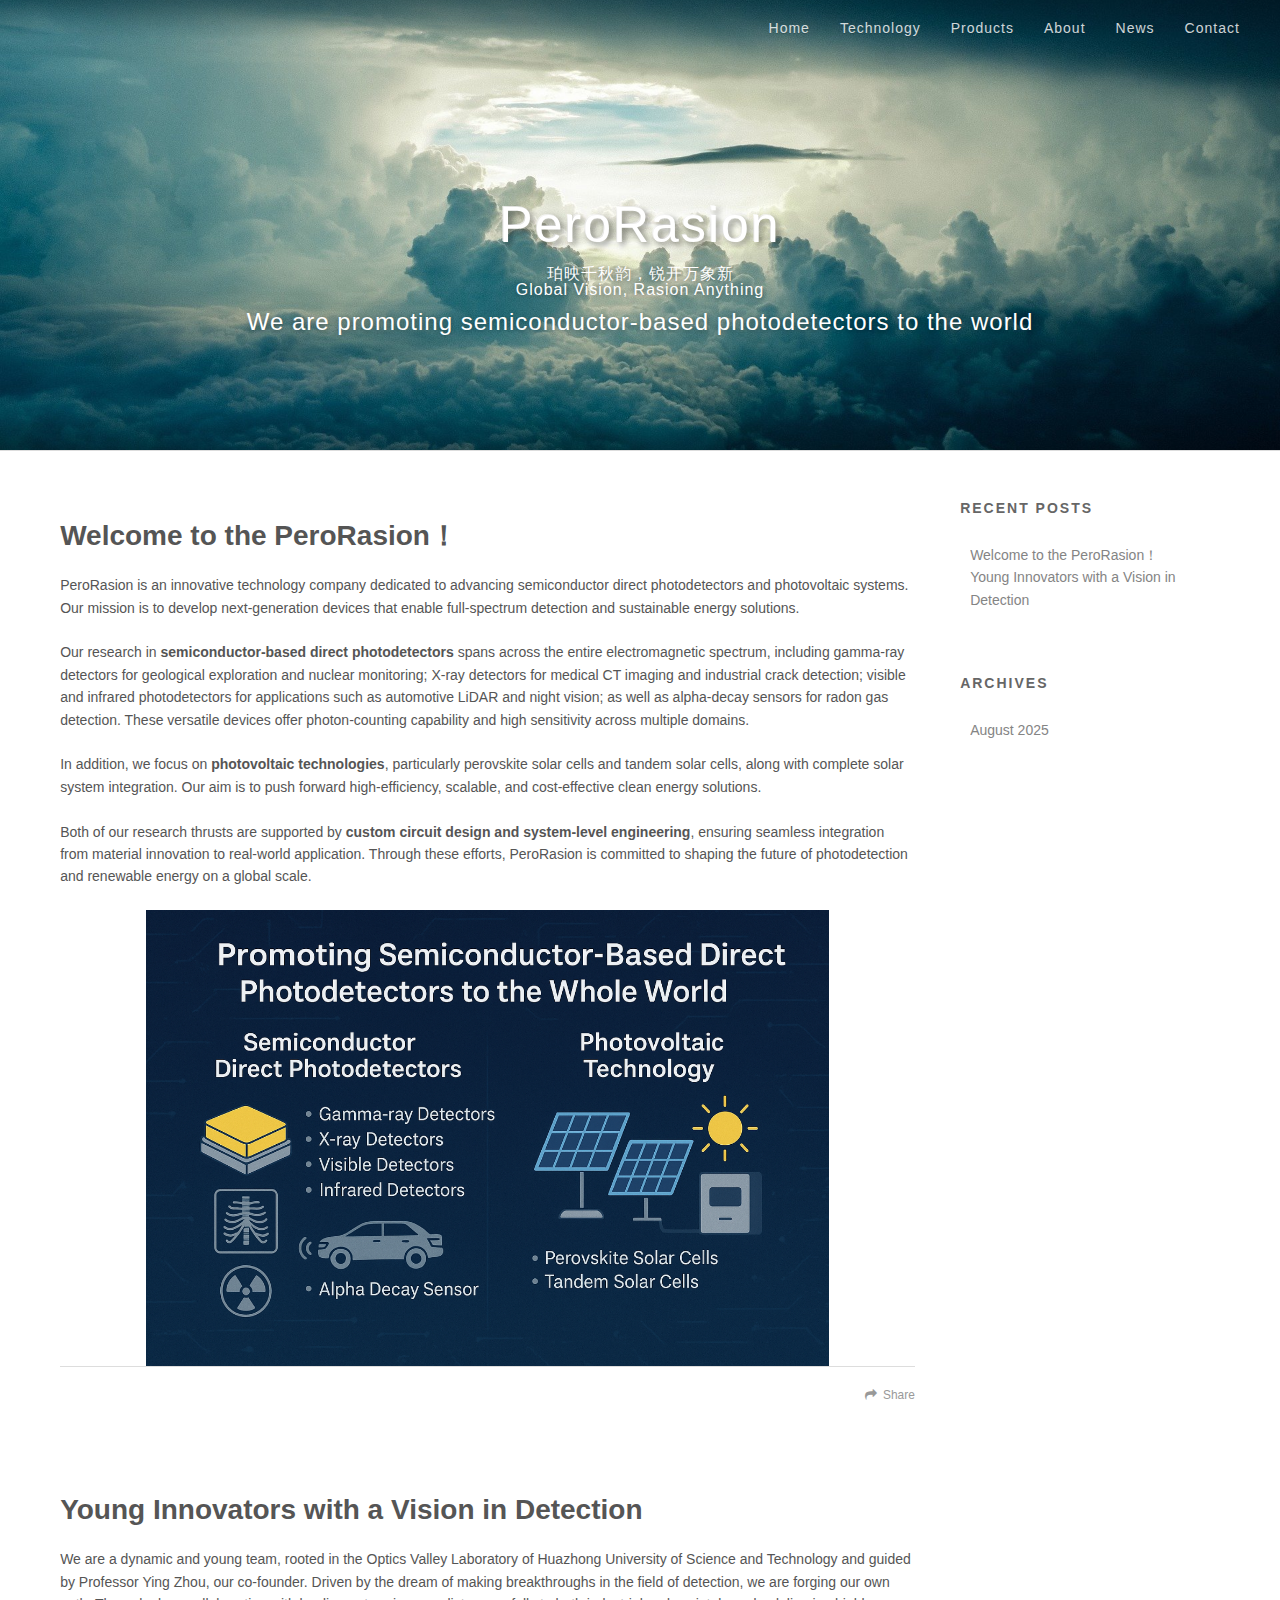
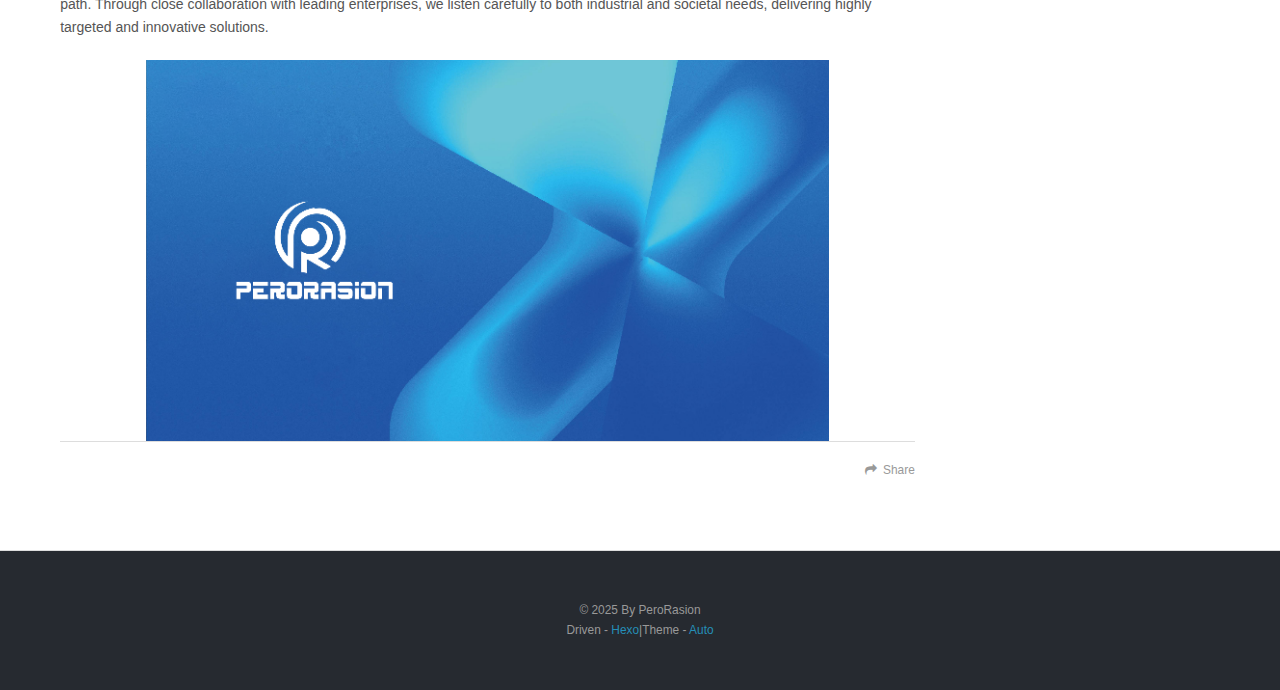
<file: index.html>
<!DOCTYPE html>
<html>
<head>
  <meta charset="utf-8">
  
  <title>PeroRasion</title>
  <meta name="viewport" content="width=device-width, initial-scale=1, shrink-to-fit=no">
  
    <link rel="shortcut icon" href="/img/logo.jpg">
  
  
<link rel="stylesheet" href="/css/style.css">

<meta name="generator" content="Hexo 7.3.0"></head>

<body>
  <div id="container">
    <div id="wrap">
      <header id="header">
  <div id="banner"></div>
  <div id="header-outer" class="outer">
    <div id="header-title" class="inner">
      <h1 id="logo-wrap">
        <a href="/" id="logo">PeroRasion</a>
      </h1>
      
        <h2 id="subtitle-wrap">
          <a href="/" id="subtitle">珀映千秋韵，锐开万象新<br>
Global Vision, Rasion Anything<br><br>
<span style="font-size: 1.5em;">We are promoting semiconductor-based photodetectors to the world</span>
</a>
        </h2>
      
    </div>
    <div id="header-inner" class="inner">
      <nav id="main-nav">
        <a id="main-nav-toggle" class="nav-icon"></a>
        
          <a class="main-nav-link" href="/">Home</a>
        
          <a class="main-nav-link" href="/technology">Technology</a>
        
          <a class="main-nav-link" href="/products">Products</a>
        
          <a class="main-nav-link" href="/about">About</a>
        
          <a class="main-nav-link" href="/news">News</a>
        
          <a class="main-nav-link" href="/contact">Contact</a>
        
      </nav>
    </div>
  </div>
</header>

      <div class="outer">
        <section id="main">
  
    <article id="post-Welcome-to-the-PeroRasion！" class="h-entry article article-type-post" itemprop="blogPost" itemscope itemtype="https://schema.org/BlogPosting">
  <!-- <div class="article-meta">
    <a href="/2025/08/30/Welcome-to-the-PeroRasion%EF%BC%81/" class="article-date">
  <time class="dt-published" datetime="2025-08-30T03:41:01.000Z" itemprop="datePublished">2025-08-30</time>
</a>
    
  </div> -->
  <div class="article-inner">
    
    
      <header class="article-header">
        
  
    <h1 itemprop="name">
      <a class="p-name article-title" href="/2025/08/30/Welcome-to-the-PeroRasion%EF%BC%81/">Welcome to the PeroRasion！</a>
    </h1>
  

      </header>
    
    <div class="e-content article-entry" itemprop="articleBody">
      
        <p>PeroRasion is an innovative technology company dedicated to advancing semiconductor direct photodetectors and photovoltaic systems. Our mission is to develop next-generation devices that enable full-spectrum detection and sustainable energy solutions.</p>
<p>Our research in <strong>semiconductor-based direct photodetectors</strong> spans across the entire electromagnetic spectrum, including gamma-ray detectors for geological exploration and nuclear monitoring; X-ray detectors for medical CT imaging and industrial crack detection; visible and infrared photodetectors for applications such as automotive LiDAR and night vision; as well as alpha-decay sensors for radon gas detection. These versatile devices offer photon-counting capability and high sensitivity across multiple domains.</p>
<p>In addition, we focus on <strong>photovoltaic technologies</strong>, particularly perovskite solar cells and tandem solar cells, along with complete solar system integration. Our aim is to push forward high-efficiency, scalable, and cost-effective clean energy solutions.</p>
<p>Both of our research thrusts are supported by <strong>custom circuit design and system-level engineering</strong>, ensuring seamless integration from material innovation to real-world application. Through these efforts, PeroRasion is committed to shaping the future of photodetection and renewable energy on a global scale.</p>
<img src="/img/banner1.png"  style="width: 80%; display: block; margin: 0 auto;" />


      
    </div>
    <footer class="article-footer">
      <a data-url="http://example.com/2025/08/30/Welcome-to-the-PeroRasion%EF%BC%81/" data-id="cmeygudu40002jsy41fx812s9" data-title="Welcome to the PeroRasion！" class="article-share-link">Share</a>
      
      
      
    </footer>
  </div>
  
</article>



  
    <article id="post-Young-Innovators-with-a-Vision-in-Detection" class="h-entry article article-type-post" itemprop="blogPost" itemscope itemtype="https://schema.org/BlogPosting">
  <!-- <div class="article-meta">
    <a href="/2025/08/30/Young-Innovators-with-a-Vision-in-Detection/" class="article-date">
  <time class="dt-published" datetime="2025-08-30T03:27:06.000Z" itemprop="datePublished">2025-08-30</time>
</a>
    
  </div> -->
  <div class="article-inner">
    
    
      <header class="article-header">
        
  
    <h1 itemprop="name">
      <a class="p-name article-title" href="/2025/08/30/Young-Innovators-with-a-Vision-in-Detection/">Young Innovators with a Vision in Detection</a>
    </h1>
  

      </header>
    
    <div class="e-content article-entry" itemprop="articleBody">
      
        <p>We are a dynamic and young team, rooted in the Optics Valley Laboratory of Huazhong University of Science and Technology and guided by Professor Ying Zhou, our co-founder. Driven by the dream of making breakthroughs in the field of detection, we are forging our own path. Through close collaboration with leading enterprises, we listen carefully to both industrial and societal needs, delivering highly targeted and innovative solutions.</p>
<img src="/img/banner2.png" style="width: 80%; display: block; margin: 0 auto;" />

      
    </div>
    <footer class="article-footer">
      <a data-url="http://example.com/2025/08/30/Young-Innovators-with-a-Vision-in-Detection/" data-id="cmeygudu60004jsy485tt9cy1" data-title="Young Innovators with a Vision in Detection" class="article-share-link">Share</a>
      
      
      
    </footer>
  </div>
  
</article>



  

</section>
        <aside id="sidebar">
  
    

  
    
  <div class="widget-wrap">
    <h3 class="widget-title">Recent Posts</h3>
    <div class="widget">
      <ul>
        
          <li>
            <a href="/2025/08/30/Welcome-to-the-PeroRasion%EF%BC%81/">Welcome to the PeroRasion！</a>
          </li>
        
          <li>
            <a href="/2025/08/30/Young-Innovators-with-a-Vision-in-Detection/">Young Innovators with a Vision in Detection</a>
          </li>
        
      </ul>
    </div>
  </div>

  
    

  
    
  <div class="widget-wrap">
    <h3 class="widget-title">Archives</h3>
    <div class="widget">
      <ul class="archive-list"><li class="archive-list-item"><a class="archive-list-link" href="/archives/2025/08/">August 2025</a></li></ul>
    </div>
  </div>

  
</aside>
      </div>
      <footer id="footer">
  
  <div class="outer">
    <div id="footer-info" class="inner">
      &copy; 2025 By PeroRasion<br>
      Driven - <a href="https://hexo.io/" target="_blank">Hexo</a>|Theme - <a href="https://github.com/autoload/hexo-theme-auto" target="_blank">Auto</a>
    </div>
  </div>
</footer>
    </div>
    <nav id="mobile-nav">
  
    <a href="/" class="mobile-nav-link">Home</a>
  
    <a href="/technology" class="mobile-nav-link">Technology</a>
  
    <a href="/products" class="mobile-nav-link">Products</a>
  
    <a href="/about" class="mobile-nav-link">About</a>
  
    <a href="/news" class="mobile-nav-link">News</a>
  
    <a href="/contact" class="mobile-nav-link">Contact</a>
  
</nav>
    


<script src="/js/jquery-3.4.1.min.js"></script>


<script src="/js/script.js"></script>




  </div>
</body>
</html>
</file>
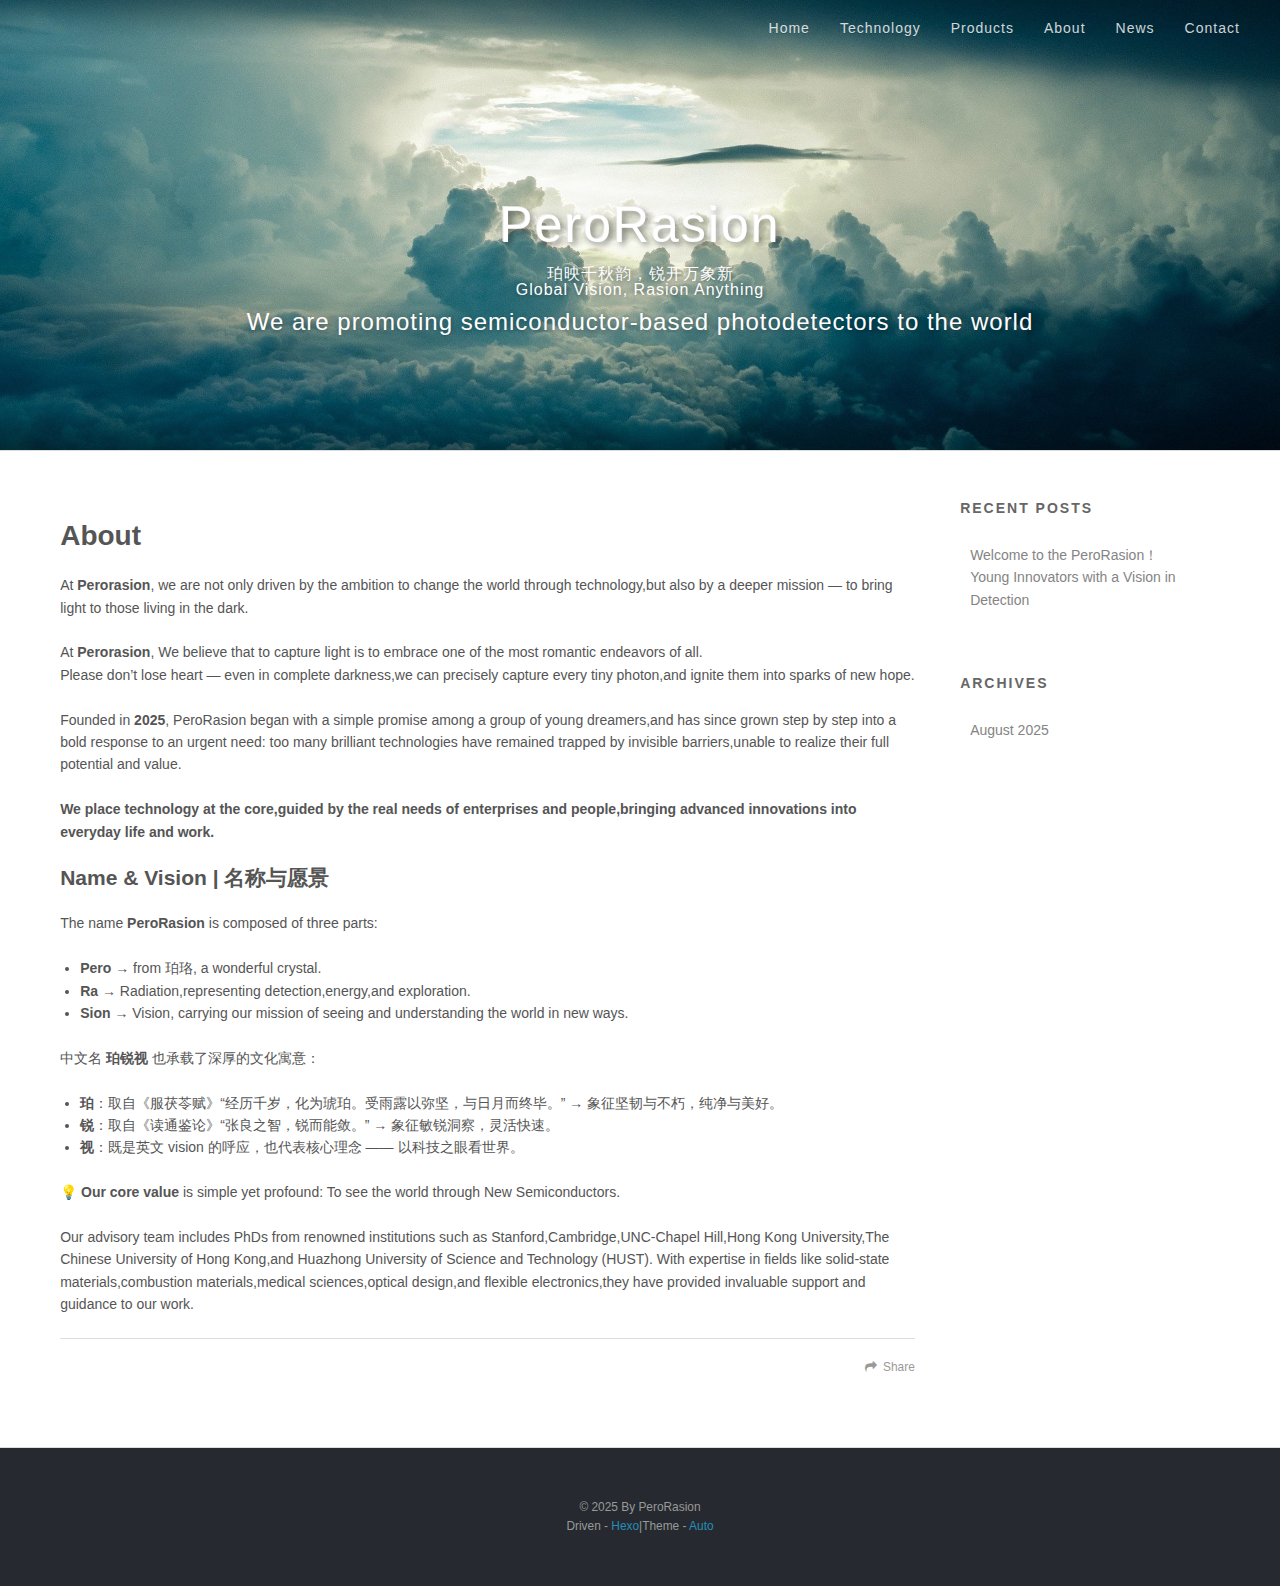
<file: about/index.html>
<!DOCTYPE html>
<html>
<head>
  <meta charset="utf-8">
  
  <title>About | PeroRasion</title>
  <meta name="viewport" content="width=device-width, initial-scale=1, shrink-to-fit=no">
  
    <link rel="shortcut icon" href="/img/logo.jpg">
  
  
<link rel="stylesheet" href="/css/style.css">

<meta name="generator" content="Hexo 7.3.0"></head>

<body>
  <div id="container">
    <div id="wrap">
      <header id="header">
  <div id="banner"></div>
  <div id="header-outer" class="outer">
    <div id="header-title" class="inner">
      <h1 id="logo-wrap">
        <a href="/" id="logo">PeroRasion</a>
      </h1>
      
        <h2 id="subtitle-wrap">
          <a href="/" id="subtitle">珀映千秋韵，锐开万象新<br>
Global Vision, Rasion Anything<br><br>
<span style="font-size: 1.5em;">We are promoting semiconductor-based photodetectors to the world</span>
</a>
        </h2>
      
    </div>
    <div id="header-inner" class="inner">
      <nav id="main-nav">
        <a id="main-nav-toggle" class="nav-icon"></a>
        
          <a class="main-nav-link" href="/">Home</a>
        
          <a class="main-nav-link" href="/technology">Technology</a>
        
          <a class="main-nav-link" href="/products">Products</a>
        
          <a class="main-nav-link" href="/about">About</a>
        
          <a class="main-nav-link" href="/news">News</a>
        
          <a class="main-nav-link" href="/contact">Contact</a>
        
      </nav>
    </div>
  </div>
</header>

      <div class="outer">
        <section id="main"><article id="page-" class="h-entry article article-type-page" itemprop="blogPost" itemscope itemtype="https://schema.org/BlogPosting">
  <!-- <div class="article-meta">
    <a href="/about/index.html" class="article-date">
  <time class="dt-published" datetime="2025-08-30T03:54:06.000Z" itemprop="datePublished">2025-08-30</time>
</a>
    
  </div> -->
  <div class="article-inner">
    
    
      <header class="article-header">
        
  
    <h1 class="p-name article-title" itemprop="headline name">
      About
    </h1>
  

      </header>
    
    <div class="e-content article-entry" itemprop="articleBody">
      
        <p>At <strong>Perorasion</strong>, we are not only driven by the ambition to change the world through technology,but also by a deeper mission — to bring light to those living in the dark.</p>
<p>At <strong>Perorasion</strong>, We believe that to capture light is to embrace one of the most romantic endeavors of all.<br>Please don’t lose heart — even in complete darkness,we can precisely capture every tiny photon,and ignite them into sparks of new hope.</p>
<p>Founded in <strong>2025</strong>, PeroRasion began with a simple promise among a group of young dreamers,and has since grown step by step into a bold response to an urgent need: too many brilliant technologies have remained trapped by invisible barriers,unable to realize their full potential and value.</p>
<p><strong>We place technology at the core,guided by the real needs of enterprises and people,bringing advanced innovations into everyday life and work.</strong></p>
<h2 id="Name-Vision-名称与愿景"><a href="#Name-Vision-名称与愿景" class="headerlink" title="Name &amp; Vision | 名称与愿景"></a>Name &amp; Vision | 名称与愿景</h2><p>The name <strong>PeroRasion</strong> is composed of three parts:</p>
<ul>
<li><strong>Pero</strong> → from 珀珞, a wonderful crystal.</li>
<li><strong>Ra</strong> → Radiation,representing detection,energy,and exploration.</li>
<li><strong>Sion</strong> → Vision, carrying our mission of seeing and understanding the world in new ways.</li>
</ul>
<p>中文名 <strong>珀锐视</strong> 也承载了深厚的文化寓意：</p>
<ul>
<li><strong>珀</strong>：取自《服茯苓赋》“经历千岁，化为琥珀。受雨露以弥坚，与日月而终毕。” → 象征坚韧与不朽，纯净与美好。</li>
<li><strong>锐</strong>：取自《读通鉴论》“张良之智，锐而能敛。” → 象征敏锐洞察，灵活快速。</li>
<li><strong>视</strong>：既是英文 vision 的呼应，也代表核心理念 —— 以科技之眼看世界。</li>
</ul>
<p>💡 <strong>Our core value</strong> is simple yet profound: To see the world through New Semiconductors.</p>
<p>Our advisory team includes PhDs from renowned institutions such as Stanford,Cambridge,UNC-Chapel Hill,Hong Kong University,The Chinese University of Hong Kong,and Huazhong University of Science and Technology (HUST). With expertise in fields like solid-state materials,combustion materials,medical sciences,optical design,and flexible electronics,they have provided invaluable support and guidance to our work.</p>

      
    </div>
    <footer class="article-footer">
      <a data-url="http://example.com/about/index.html" data-id="cmeygudu10000jsy4aus11zd2" data-title="About" class="article-share-link">Share</a>
      
      
      
    </footer>
  </div>
  
    
  
</article>


</section>
        <aside id="sidebar">
  
    

  
    
  <div class="widget-wrap">
    <h3 class="widget-title">Recent Posts</h3>
    <div class="widget">
      <ul>
        
          <li>
            <a href="/2025/08/30/Welcome-to-the-PeroRasion%EF%BC%81/">Welcome to the PeroRasion！</a>
          </li>
        
          <li>
            <a href="/2025/08/30/Young-Innovators-with-a-Vision-in-Detection/">Young Innovators with a Vision in Detection</a>
          </li>
        
      </ul>
    </div>
  </div>

  
    

  
    
  <div class="widget-wrap">
    <h3 class="widget-title">Archives</h3>
    <div class="widget">
      <ul class="archive-list"><li class="archive-list-item"><a class="archive-list-link" href="/archives/2025/08/">August 2025</a></li></ul>
    </div>
  </div>

  
</aside>
      </div>
      <footer id="footer">
  
  <div class="outer">
    <div id="footer-info" class="inner">
      &copy; 2025 By PeroRasion<br>
      Driven - <a href="https://hexo.io/" target="_blank">Hexo</a>|Theme - <a href="https://github.com/autoload/hexo-theme-auto" target="_blank">Auto</a>
    </div>
  </div>
</footer>
    </div>
    <nav id="mobile-nav">
  
    <a href="/" class="mobile-nav-link">Home</a>
  
    <a href="/technology" class="mobile-nav-link">Technology</a>
  
    <a href="/products" class="mobile-nav-link">Products</a>
  
    <a href="/about" class="mobile-nav-link">About</a>
  
    <a href="/news" class="mobile-nav-link">News</a>
  
    <a href="/contact" class="mobile-nav-link">Contact</a>
  
</nav>
    


<script src="/js/jquery-3.4.1.min.js"></script>


<script src="/js/script.js"></script>




  </div>
</body>
</html>
</file>
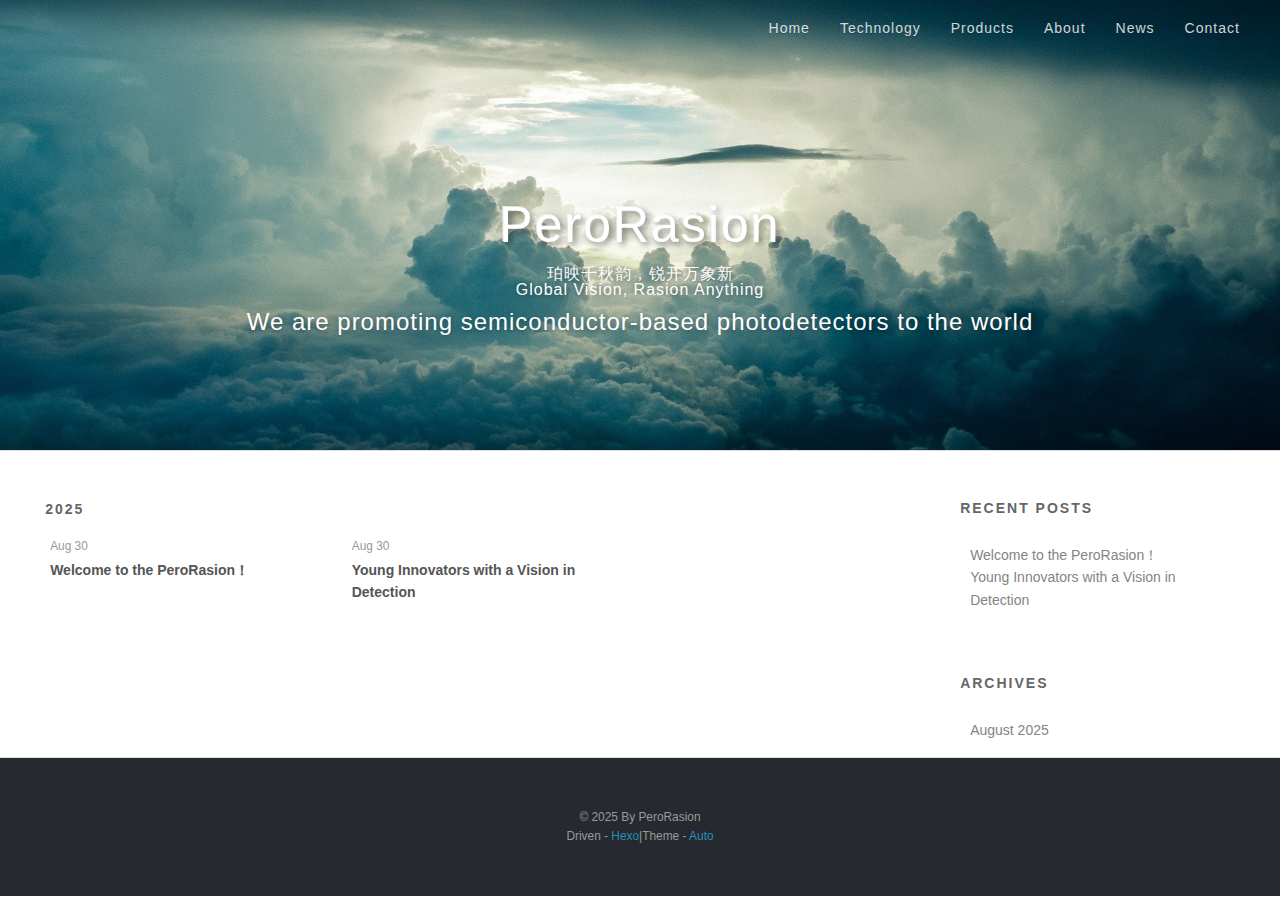
<file: archives/index.html>
<!DOCTYPE html>
<html>
<head>
  <meta charset="utf-8">
  
  <title>Archives | PeroRasion</title>
  <meta name="viewport" content="width=device-width, initial-scale=1, shrink-to-fit=no">
  
    <link rel="shortcut icon" href="/img/logo.jpg">
  
  
<link rel="stylesheet" href="/css/style.css">

<meta name="generator" content="Hexo 7.3.0"></head>

<body>
  <div id="container">
    <div id="wrap">
      <header id="header">
  <div id="banner"></div>
  <div id="header-outer" class="outer">
    <div id="header-title" class="inner">
      <h1 id="logo-wrap">
        <a href="/" id="logo">PeroRasion</a>
      </h1>
      
        <h2 id="subtitle-wrap">
          <a href="/" id="subtitle">珀映千秋韵，锐开万象新<br>
Global Vision, Rasion Anything<br><br>
<span style="font-size: 1.5em;">We are promoting semiconductor-based photodetectors to the world</span>
</a>
        </h2>
      
    </div>
    <div id="header-inner" class="inner">
      <nav id="main-nav">
        <a id="main-nav-toggle" class="nav-icon"></a>
        
          <a class="main-nav-link" href="/">Home</a>
        
          <a class="main-nav-link" href="/technology">Technology</a>
        
          <a class="main-nav-link" href="/products">Products</a>
        
          <a class="main-nav-link" href="/about">About</a>
        
          <a class="main-nav-link" href="/news">News</a>
        
          <a class="main-nav-link" href="/contact">Contact</a>
        
      </nav>
    </div>
  </div>
</header>

      <div class="outer">
        <section id="main">
  
  
    
    
      
      
      <section class="archives-wrap">
        <div class="archive-year-wrap">
          <a href="/archives/2025" class="archive-year">2025</a>
        </div>
        <div class="archives">
    
    <article class="archive-article archive-type-post">
  <div class="archive-article-inner">
    <header class="archive-article-header">
      <a href="/2025/08/30/Welcome-to-the-PeroRasion%EF%BC%81/" class="archive-article-date">
  <time class="dt-published" datetime="2025-08-30T03:41:01.000Z" itemprop="datePublished">Aug 30</time>
</a>
      
  
    <h1 itemprop="name">
      <a class="archive-article-title" href="/2025/08/30/Welcome-to-the-PeroRasion%EF%BC%81/">Welcome to the PeroRasion！</a>
    </h1>
  

    </header>
  </div>
</article>
  
    
    
    <article class="archive-article archive-type-post">
  <div class="archive-article-inner">
    <header class="archive-article-header">
      <a href="/2025/08/30/Young-Innovators-with-a-Vision-in-Detection/" class="archive-article-date">
  <time class="dt-published" datetime="2025-08-30T03:27:06.000Z" itemprop="datePublished">Aug 30</time>
</a>
      
  
    <h1 itemprop="name">
      <a class="archive-article-title" href="/2025/08/30/Young-Innovators-with-a-Vision-in-Detection/">Young Innovators with a Vision in Detection</a>
    </h1>
  

    </header>
  </div>
</article>
  
  
    </div></section>
  

</section>
        <aside id="sidebar">
  
    

  
    
  <div class="widget-wrap">
    <h3 class="widget-title">Recent Posts</h3>
    <div class="widget">
      <ul>
        
          <li>
            <a href="/2025/08/30/Welcome-to-the-PeroRasion%EF%BC%81/">Welcome to the PeroRasion！</a>
          </li>
        
          <li>
            <a href="/2025/08/30/Young-Innovators-with-a-Vision-in-Detection/">Young Innovators with a Vision in Detection</a>
          </li>
        
      </ul>
    </div>
  </div>

  
    

  
    
  <div class="widget-wrap">
    <h3 class="widget-title">Archives</h3>
    <div class="widget">
      <ul class="archive-list"><li class="archive-list-item"><a class="archive-list-link" href="/archives/2025/08/">August 2025</a></li></ul>
    </div>
  </div>

  
</aside>
      </div>
      <footer id="footer">
  
  <div class="outer">
    <div id="footer-info" class="inner">
      &copy; 2025 By PeroRasion<br>
      Driven - <a href="https://hexo.io/" target="_blank">Hexo</a>|Theme - <a href="https://github.com/autoload/hexo-theme-auto" target="_blank">Auto</a>
    </div>
  </div>
</footer>
    </div>
    <nav id="mobile-nav">
  
    <a href="/" class="mobile-nav-link">Home</a>
  
    <a href="/technology" class="mobile-nav-link">Technology</a>
  
    <a href="/products" class="mobile-nav-link">Products</a>
  
    <a href="/about" class="mobile-nav-link">About</a>
  
    <a href="/news" class="mobile-nav-link">News</a>
  
    <a href="/contact" class="mobile-nav-link">Contact</a>
  
</nav>
    


<script src="/js/jquery-3.4.1.min.js"></script>


<script src="/js/script.js"></script>




  </div>
</body>
</html>
</file>
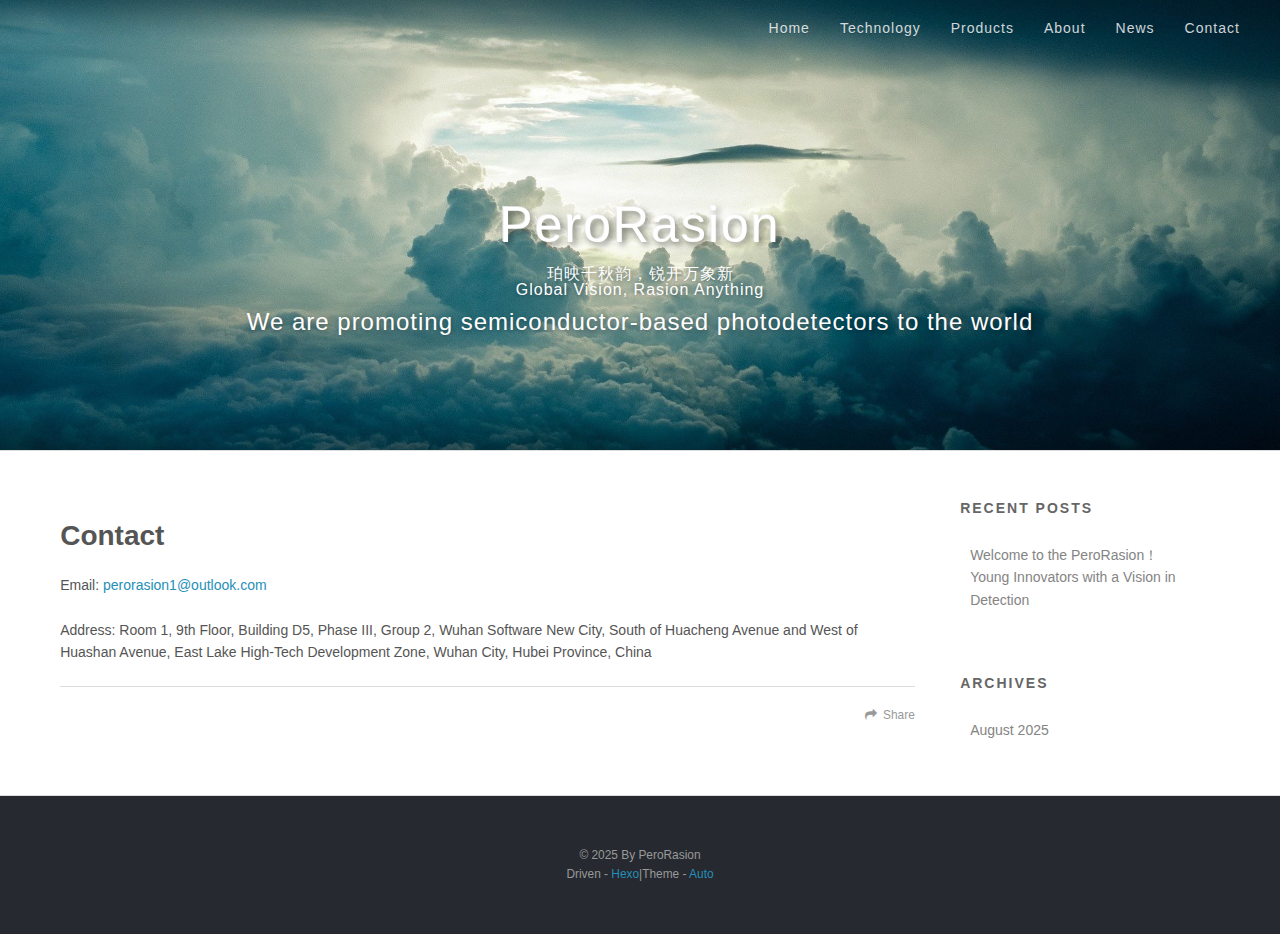
<file: contact/index.html>
<!DOCTYPE html>
<html>
<head>
  <meta charset="utf-8">
  
  <title>Contact | PeroRasion</title>
  <meta name="viewport" content="width=device-width, initial-scale=1, shrink-to-fit=no">
  
    <link rel="shortcut icon" href="/img/logo.jpg">
  
  
<link rel="stylesheet" href="/css/style.css">

<meta name="generator" content="Hexo 7.3.0"></head>

<body>
  <div id="container">
    <div id="wrap">
      <header id="header">
  <div id="banner"></div>
  <div id="header-outer" class="outer">
    <div id="header-title" class="inner">
      <h1 id="logo-wrap">
        <a href="/" id="logo">PeroRasion</a>
      </h1>
      
        <h2 id="subtitle-wrap">
          <a href="/" id="subtitle">珀映千秋韵，锐开万象新<br>
Global Vision, Rasion Anything<br><br>
<span style="font-size: 1.5em;">We are promoting semiconductor-based photodetectors to the world</span>
</a>
        </h2>
      
    </div>
    <div id="header-inner" class="inner">
      <nav id="main-nav">
        <a id="main-nav-toggle" class="nav-icon"></a>
        
          <a class="main-nav-link" href="/">Home</a>
        
          <a class="main-nav-link" href="/technology">Technology</a>
        
          <a class="main-nav-link" href="/products">Products</a>
        
          <a class="main-nav-link" href="/about">About</a>
        
          <a class="main-nav-link" href="/news">News</a>
        
          <a class="main-nav-link" href="/contact">Contact</a>
        
      </nav>
    </div>
  </div>
</header>

      <div class="outer">
        <section id="main"><article id="page-" class="h-entry article article-type-page" itemprop="blogPost" itemscope itemtype="https://schema.org/BlogPosting">
  <!-- <div class="article-meta">
    <a href="/contact/index.html" class="article-date">
  <time class="dt-published" datetime="2025-08-30T03:59:51.000Z" itemprop="datePublished">2025-08-30</time>
</a>
    
  </div> -->
  <div class="article-inner">
    
    
      <header class="article-header">
        
  
    <h1 class="p-name article-title" itemprop="headline name">
      Contact
    </h1>
  

      </header>
    
    <div class="e-content article-entry" itemprop="articleBody">
      
        <p>Email: <a href="mailto:&#112;&#101;&#x72;&#111;&#114;&#97;&#115;&#x69;&#x6f;&#110;&#x31;&#64;&#x6f;&#x75;&#x74;&#108;&#111;&#111;&#x6b;&#x2e;&#x63;&#x6f;&#109;">perorasion1@outlook.com</a></p>
<p>Address: Room 1, 9th Floor, Building D5, Phase III, Group 2, Wuhan Software New City, South of Huacheng Avenue and West of Huashan Avenue, East Lake High-Tech Development Zone, Wuhan City, Hubei Province, China</p>

      
    </div>
    <footer class="article-footer">
      <a data-url="http://example.com/contact/index.html" data-id="cmeygudu70005jsy41f68hrwh" data-title="Contact" class="article-share-link">Share</a>
      
      
      
    </footer>
  </div>
  
    
  
</article>


</section>
        <aside id="sidebar">
  
    

  
    
  <div class="widget-wrap">
    <h3 class="widget-title">Recent Posts</h3>
    <div class="widget">
      <ul>
        
          <li>
            <a href="/2025/08/30/Welcome-to-the-PeroRasion%EF%BC%81/">Welcome to the PeroRasion！</a>
          </li>
        
          <li>
            <a href="/2025/08/30/Young-Innovators-with-a-Vision-in-Detection/">Young Innovators with a Vision in Detection</a>
          </li>
        
      </ul>
    </div>
  </div>

  
    

  
    
  <div class="widget-wrap">
    <h3 class="widget-title">Archives</h3>
    <div class="widget">
      <ul class="archive-list"><li class="archive-list-item"><a class="archive-list-link" href="/archives/2025/08/">August 2025</a></li></ul>
    </div>
  </div>

  
</aside>
      </div>
      <footer id="footer">
  
  <div class="outer">
    <div id="footer-info" class="inner">
      &copy; 2025 By PeroRasion<br>
      Driven - <a href="https://hexo.io/" target="_blank">Hexo</a>|Theme - <a href="https://github.com/autoload/hexo-theme-auto" target="_blank">Auto</a>
    </div>
  </div>
</footer>
    </div>
    <nav id="mobile-nav">
  
    <a href="/" class="mobile-nav-link">Home</a>
  
    <a href="/technology" class="mobile-nav-link">Technology</a>
  
    <a href="/products" class="mobile-nav-link">Products</a>
  
    <a href="/about" class="mobile-nav-link">About</a>
  
    <a href="/news" class="mobile-nav-link">News</a>
  
    <a href="/contact" class="mobile-nav-link">Contact</a>
  
</nav>
    


<script src="/js/jquery-3.4.1.min.js"></script>


<script src="/js/script.js"></script>




  </div>
</body>
</html>
</file>
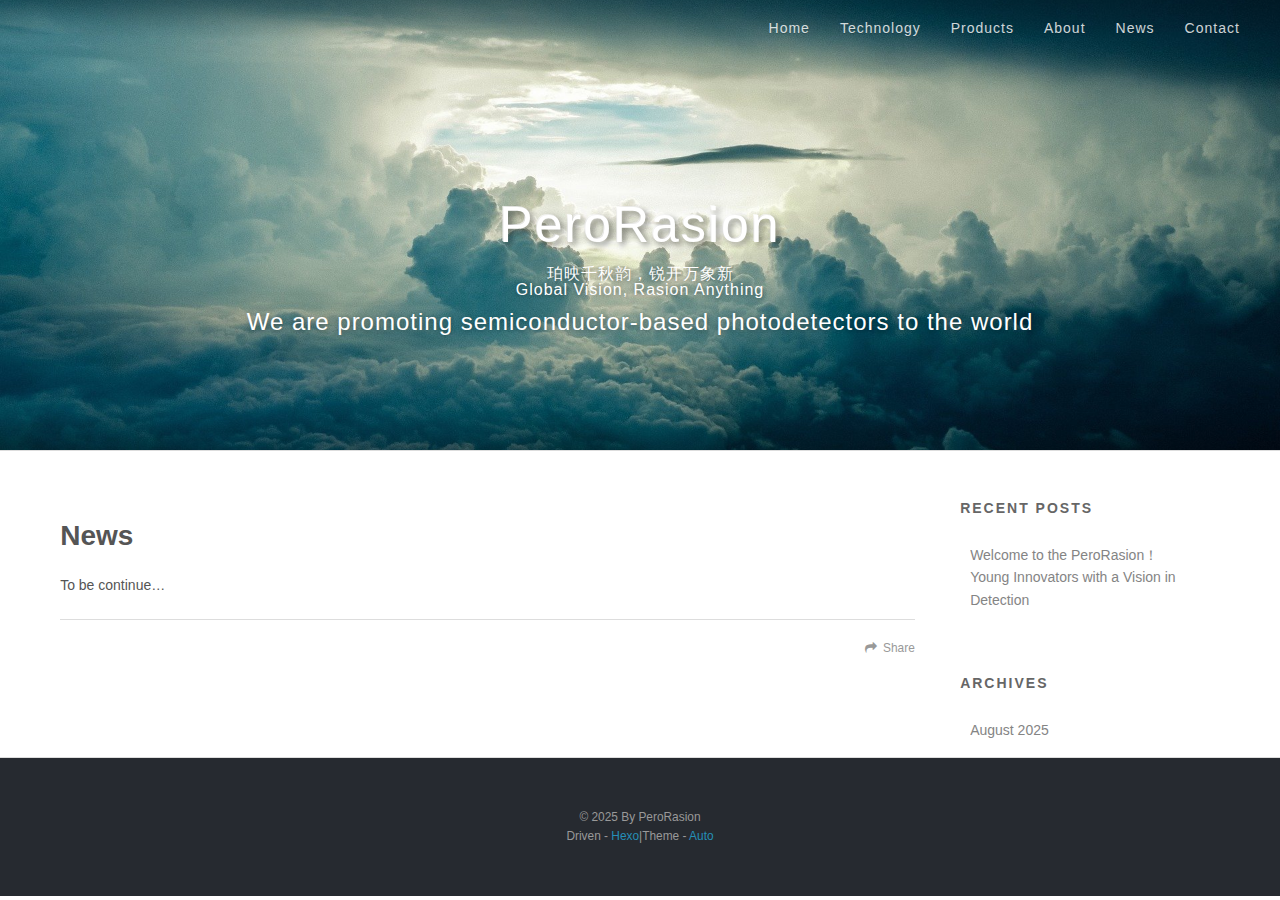
<file: news/index.html>
<!DOCTYPE html>
<html>
<head>
  <meta charset="utf-8">
  
  <title>News | PeroRasion</title>
  <meta name="viewport" content="width=device-width, initial-scale=1, shrink-to-fit=no">
  
    <link rel="shortcut icon" href="/img/logo.jpg">
  
  
<link rel="stylesheet" href="/css/style.css">

<meta name="generator" content="Hexo 7.3.0"></head>

<body>
  <div id="container">
    <div id="wrap">
      <header id="header">
  <div id="banner"></div>
  <div id="header-outer" class="outer">
    <div id="header-title" class="inner">
      <h1 id="logo-wrap">
        <a href="/" id="logo">PeroRasion</a>
      </h1>
      
        <h2 id="subtitle-wrap">
          <a href="/" id="subtitle">珀映千秋韵，锐开万象新<br>
Global Vision, Rasion Anything<br><br>
<span style="font-size: 1.5em;">We are promoting semiconductor-based photodetectors to the world</span>
</a>
        </h2>
      
    </div>
    <div id="header-inner" class="inner">
      <nav id="main-nav">
        <a id="main-nav-toggle" class="nav-icon"></a>
        
          <a class="main-nav-link" href="/">Home</a>
        
          <a class="main-nav-link" href="/technology">Technology</a>
        
          <a class="main-nav-link" href="/products">Products</a>
        
          <a class="main-nav-link" href="/about">About</a>
        
          <a class="main-nav-link" href="/news">News</a>
        
          <a class="main-nav-link" href="/contact">Contact</a>
        
      </nav>
    </div>
  </div>
</header>

      <div class="outer">
        <section id="main"><article id="page-" class="h-entry article article-type-page" itemprop="blogPost" itemscope itemtype="https://schema.org/BlogPosting">
  <!-- <div class="article-meta">
    <a href="/news/index.html" class="article-date">
  <time class="dt-published" datetime="2025-08-30T04:01:05.000Z" itemprop="datePublished">2025-08-30</time>
</a>
    
  </div> -->
  <div class="article-inner">
    
    
      <header class="article-header">
        
  
    <h1 class="p-name article-title" itemprop="headline name">
      News
    </h1>
  

      </header>
    
    <div class="e-content article-entry" itemprop="articleBody">
      
        <p>To be continue…</p>

      
    </div>
    <footer class="article-footer">
      <a data-url="http://example.com/news/index.html" data-id="cmeygudu60003jsy49cpp6ypn" data-title="News" class="article-share-link">Share</a>
      
      
      
    </footer>
  </div>
  
    
  
</article>


</section>
        <aside id="sidebar">
  
    

  
    
  <div class="widget-wrap">
    <h3 class="widget-title">Recent Posts</h3>
    <div class="widget">
      <ul>
        
          <li>
            <a href="/2025/08/30/Welcome-to-the-PeroRasion%EF%BC%81/">Welcome to the PeroRasion！</a>
          </li>
        
          <li>
            <a href="/2025/08/30/Young-Innovators-with-a-Vision-in-Detection/">Young Innovators with a Vision in Detection</a>
          </li>
        
      </ul>
    </div>
  </div>

  
    

  
    
  <div class="widget-wrap">
    <h3 class="widget-title">Archives</h3>
    <div class="widget">
      <ul class="archive-list"><li class="archive-list-item"><a class="archive-list-link" href="/archives/2025/08/">August 2025</a></li></ul>
    </div>
  </div>

  
</aside>
      </div>
      <footer id="footer">
  
  <div class="outer">
    <div id="footer-info" class="inner">
      &copy; 2025 By PeroRasion<br>
      Driven - <a href="https://hexo.io/" target="_blank">Hexo</a>|Theme - <a href="https://github.com/autoload/hexo-theme-auto" target="_blank">Auto</a>
    </div>
  </div>
</footer>
    </div>
    <nav id="mobile-nav">
  
    <a href="/" class="mobile-nav-link">Home</a>
  
    <a href="/technology" class="mobile-nav-link">Technology</a>
  
    <a href="/products" class="mobile-nav-link">Products</a>
  
    <a href="/about" class="mobile-nav-link">About</a>
  
    <a href="/news" class="mobile-nav-link">News</a>
  
    <a href="/contact" class="mobile-nav-link">Contact</a>
  
</nav>
    


<script src="/js/jquery-3.4.1.min.js"></script>


<script src="/js/script.js"></script>




  </div>
</body>
</html>
</file>
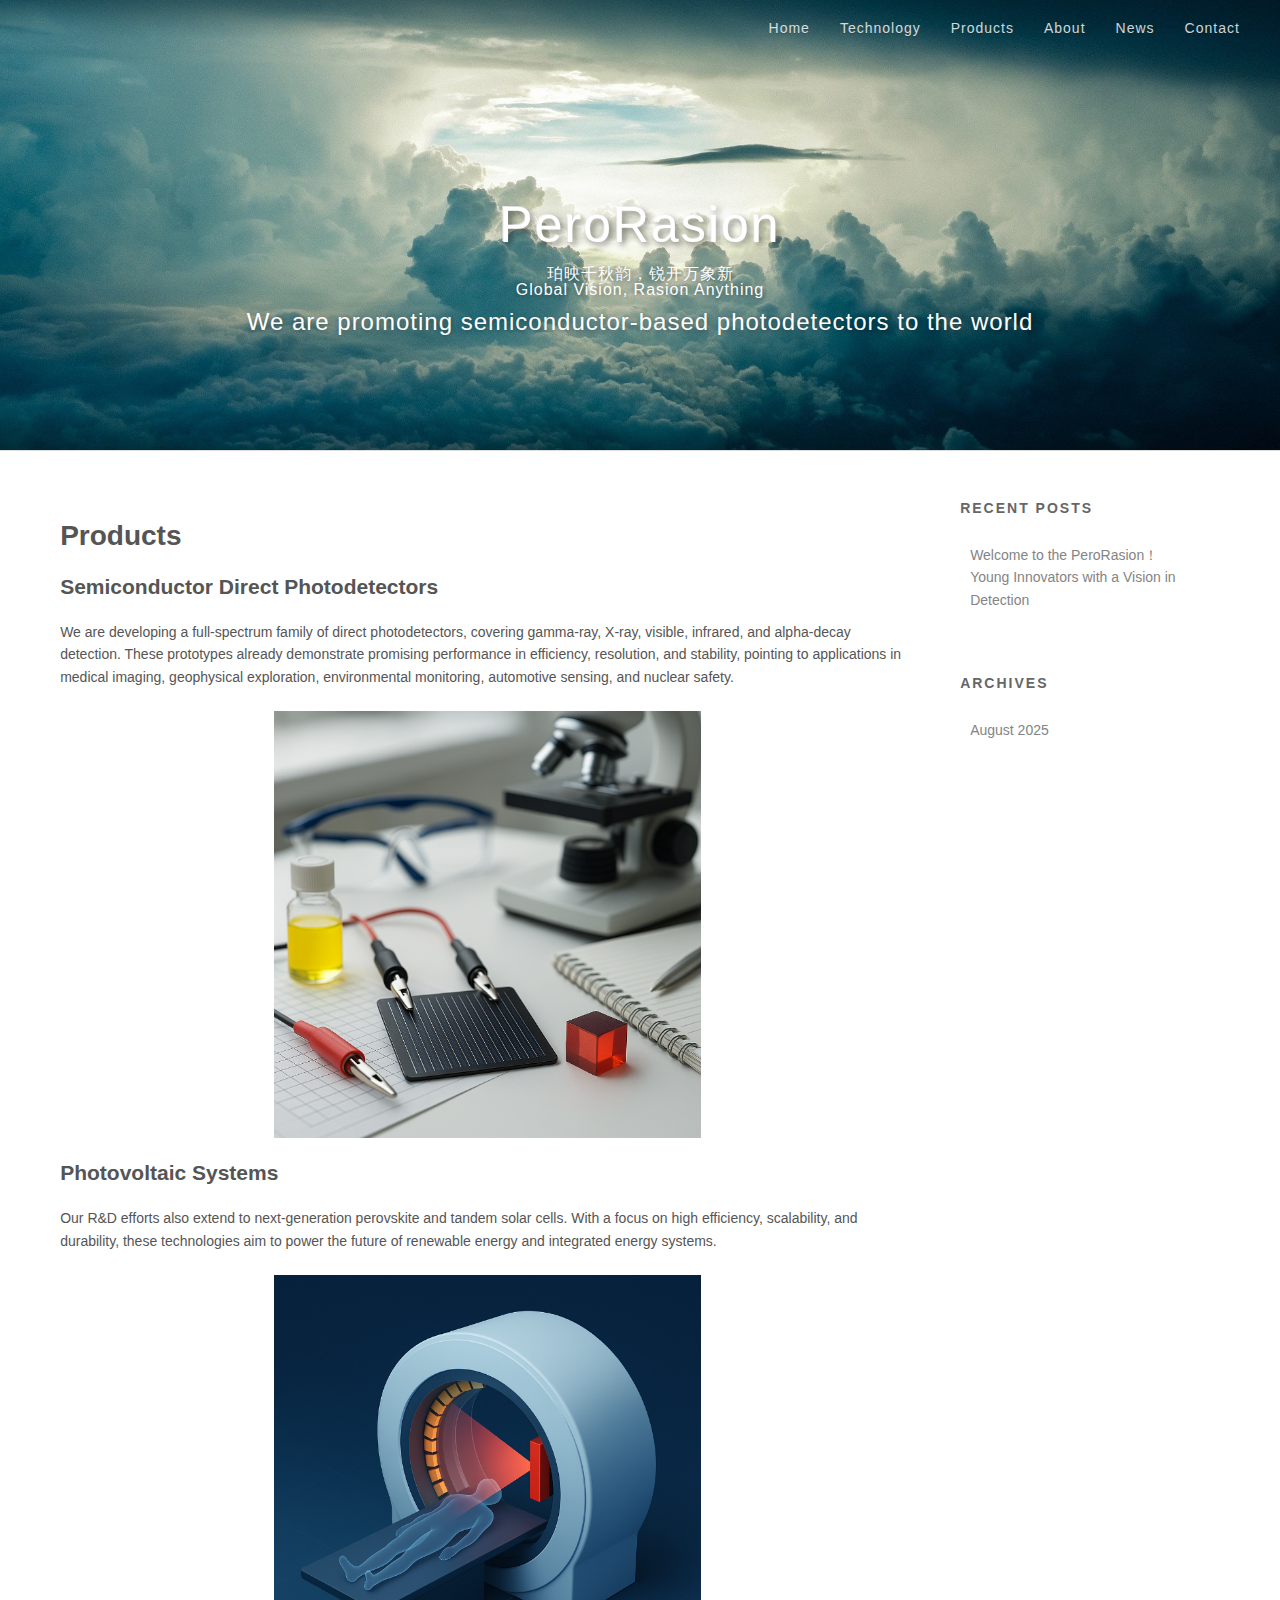
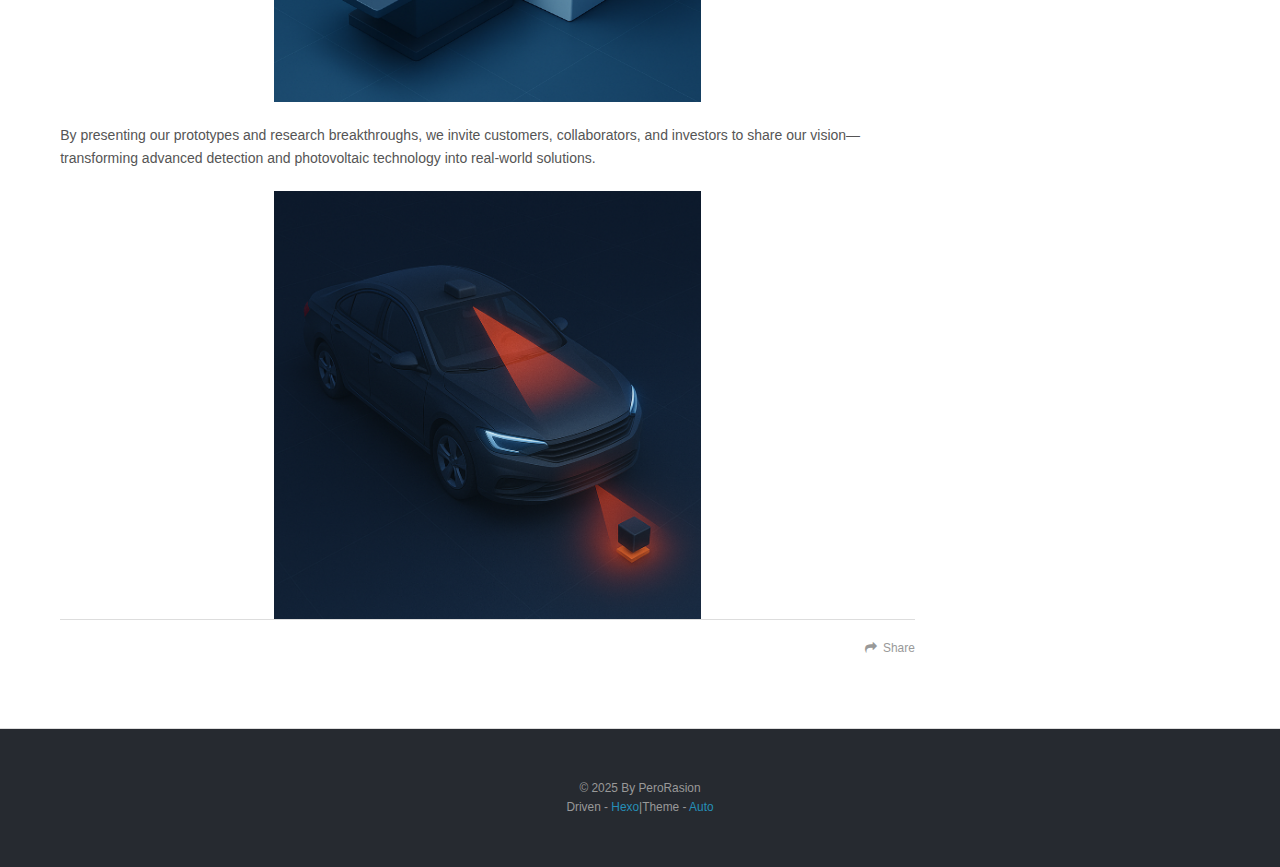
<file: products/index.html>
<!DOCTYPE html>
<html>
<head>
  <meta charset="utf-8">
  
  <title>Products | PeroRasion</title>
  <meta name="viewport" content="width=device-width, initial-scale=1, shrink-to-fit=no">
  
    <link rel="shortcut icon" href="/img/logo.jpg">
  
  
<link rel="stylesheet" href="/css/style.css">

<meta name="generator" content="Hexo 7.3.0"></head>

<body>
  <div id="container">
    <div id="wrap">
      <header id="header">
  <div id="banner"></div>
  <div id="header-outer" class="outer">
    <div id="header-title" class="inner">
      <h1 id="logo-wrap">
        <a href="/" id="logo">PeroRasion</a>
      </h1>
      
        <h2 id="subtitle-wrap">
          <a href="/" id="subtitle">珀映千秋韵，锐开万象新<br>
Global Vision, Rasion Anything<br><br>
<span style="font-size: 1.5em;">We are promoting semiconductor-based photodetectors to the world</span>
</a>
        </h2>
      
    </div>
    <div id="header-inner" class="inner">
      <nav id="main-nav">
        <a id="main-nav-toggle" class="nav-icon"></a>
        
          <a class="main-nav-link" href="/">Home</a>
        
          <a class="main-nav-link" href="/technology">Technology</a>
        
          <a class="main-nav-link" href="/products">Products</a>
        
          <a class="main-nav-link" href="/about">About</a>
        
          <a class="main-nav-link" href="/news">News</a>
        
          <a class="main-nav-link" href="/contact">Contact</a>
        
      </nav>
    </div>
  </div>
</header>

      <div class="outer">
        <section id="main"><article id="page-" class="h-entry article article-type-page" itemprop="blogPost" itemscope itemtype="https://schema.org/BlogPosting">
  <!-- <div class="article-meta">
    <a href="/products/index.html" class="article-date">
  <time class="dt-published" datetime="2025-08-30T03:48:17.000Z" itemprop="datePublished">2025-08-30</time>
</a>
    
  </div> -->
  <div class="article-inner">
    
    
      <header class="article-header">
        
  
    <h1 class="p-name article-title" itemprop="headline name">
      Products
    </h1>
  

      </header>
    
    <div class="e-content article-entry" itemprop="articleBody">
      
        <h2 id="Semiconductor-Direct-Photodetectors"><a href="#Semiconductor-Direct-Photodetectors" class="headerlink" title="Semiconductor Direct Photodetectors"></a>Semiconductor Direct Photodetectors</h2><p>We are developing a full-spectrum family of direct photodetectors, covering gamma-ray, X-ray, visible, infrared, and alpha-decay detection. These prototypes already demonstrate promising performance in efficiency, resolution, and stability, pointing to applications in medical imaging, geophysical exploration, environmental monitoring, automotive sensing, and nuclear safety.    </p>
<img src="/img/product1.png" style="width: 50%; display: block; margin: 0 auto;" />

<h2 id="Photovoltaic-Systems"><a href="#Photovoltaic-Systems" class="headerlink" title="Photovoltaic Systems"></a>Photovoltaic Systems</h2><p>Our R&amp;D efforts also extend to next-generation perovskite and tandem solar cells. With a focus on high efficiency, scalability, and durability, these technologies aim to power the future of renewable energy and integrated energy systems.</p>
<img src="/img/product2.png" style="width: 50%; display: block; margin: 0 auto;" />


<p>By presenting our prototypes and research breakthroughs, we invite customers, collaborators, and investors to share our vision—transforming advanced detection and photovoltaic technology into real-world solutions. </p>
<img src="/img/product3.png" style="width: 50%; display: block; margin: 0 auto;" />
      
    </div>
    <footer class="article-footer">
      <a data-url="http://example.com/products/index.html" data-id="cmeygudu40001jsy4hyji9gis" data-title="Products" class="article-share-link">Share</a>
      
      
      
    </footer>
  </div>
  
    
  
</article>


</section>
        <aside id="sidebar">
  
    

  
    
  <div class="widget-wrap">
    <h3 class="widget-title">Recent Posts</h3>
    <div class="widget">
      <ul>
        
          <li>
            <a href="/2025/08/30/Welcome-to-the-PeroRasion%EF%BC%81/">Welcome to the PeroRasion！</a>
          </li>
        
          <li>
            <a href="/2025/08/30/Young-Innovators-with-a-Vision-in-Detection/">Young Innovators with a Vision in Detection</a>
          </li>
        
      </ul>
    </div>
  </div>

  
    

  
    
  <div class="widget-wrap">
    <h3 class="widget-title">Archives</h3>
    <div class="widget">
      <ul class="archive-list"><li class="archive-list-item"><a class="archive-list-link" href="/archives/2025/08/">August 2025</a></li></ul>
    </div>
  </div>

  
</aside>
      </div>
      <footer id="footer">
  
  <div class="outer">
    <div id="footer-info" class="inner">
      &copy; 2025 By PeroRasion<br>
      Driven - <a href="https://hexo.io/" target="_blank">Hexo</a>|Theme - <a href="https://github.com/autoload/hexo-theme-auto" target="_blank">Auto</a>
    </div>
  </div>
</footer>
    </div>
    <nav id="mobile-nav">
  
    <a href="/" class="mobile-nav-link">Home</a>
  
    <a href="/technology" class="mobile-nav-link">Technology</a>
  
    <a href="/products" class="mobile-nav-link">Products</a>
  
    <a href="/about" class="mobile-nav-link">About</a>
  
    <a href="/news" class="mobile-nav-link">News</a>
  
    <a href="/contact" class="mobile-nav-link">Contact</a>
  
</nav>
    


<script src="/js/jquery-3.4.1.min.js"></script>


<script src="/js/script.js"></script>




  </div>
</body>
</html>
</file>
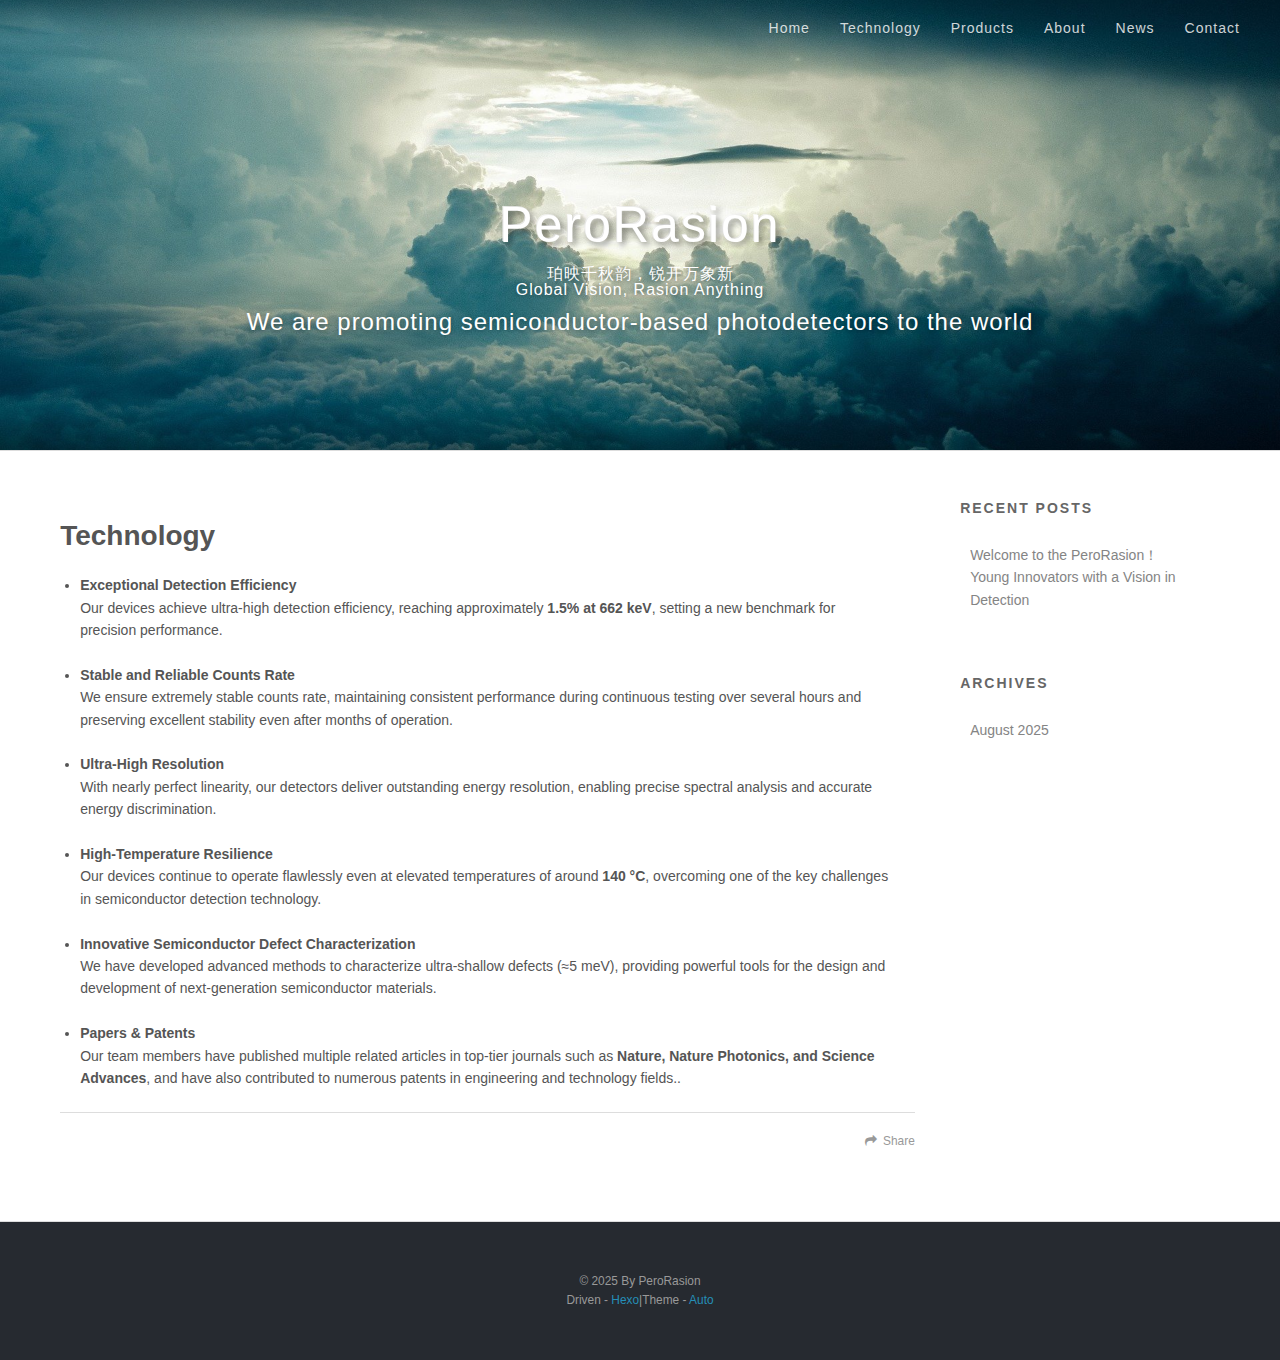
<file: technology/index.html>
<!DOCTYPE html>
<html>
<head>
  <meta charset="utf-8">
  
  <title>Technology | PeroRasion</title>
  <meta name="viewport" content="width=device-width, initial-scale=1, shrink-to-fit=no">
  
    <link rel="shortcut icon" href="/img/logo.jpg">
  
  
<link rel="stylesheet" href="/css/style.css">

<meta name="generator" content="Hexo 7.3.0"></head>

<body>
  <div id="container">
    <div id="wrap">
      <header id="header">
  <div id="banner"></div>
  <div id="header-outer" class="outer">
    <div id="header-title" class="inner">
      <h1 id="logo-wrap">
        <a href="/" id="logo">PeroRasion</a>
      </h1>
      
        <h2 id="subtitle-wrap">
          <a href="/" id="subtitle">珀映千秋韵，锐开万象新<br>
Global Vision, Rasion Anything<br><br>
<span style="font-size: 1.5em;">We are promoting semiconductor-based photodetectors to the world</span>
</a>
        </h2>
      
    </div>
    <div id="header-inner" class="inner">
      <nav id="main-nav">
        <a id="main-nav-toggle" class="nav-icon"></a>
        
          <a class="main-nav-link" href="/">Home</a>
        
          <a class="main-nav-link" href="/technology">Technology</a>
        
          <a class="main-nav-link" href="/products">Products</a>
        
          <a class="main-nav-link" href="/about">About</a>
        
          <a class="main-nav-link" href="/news">News</a>
        
          <a class="main-nav-link" href="/contact">Contact</a>
        
      </nav>
    </div>
  </div>
</header>

      <div class="outer">
        <section id="main"><article id="page-" class="h-entry article article-type-page" itemprop="blogPost" itemscope itemtype="https://schema.org/BlogPosting">
  <!-- <div class="article-meta">
    <a href="/technology/index.html" class="article-date">
  <time class="dt-published" datetime="2025-08-30T03:44:16.000Z" itemprop="datePublished">2025-08-30</time>
</a>
    
  </div> -->
  <div class="article-inner">
    
    
      <header class="article-header">
        
  
    <h1 class="p-name article-title" itemprop="headline name">
      Technology
    </h1>
  

      </header>
    
    <div class="e-content article-entry" itemprop="articleBody">
      
        <ul>
<li><p><strong>Exceptional Detection Efficiency</strong><br>Our devices achieve ultra-high detection efficiency, reaching approximately <strong>1.5% at 662 keV</strong>, setting a new benchmark for precision performance.</p>
</li>
<li><p><strong>Stable and Reliable Counts Rate</strong><br>We ensure extremely stable counts rate, maintaining consistent performance during continuous testing over several hours and preserving excellent stability even after months of operation.</p>
</li>
<li><p><strong>Ultra-High Resolution</strong><br>With nearly perfect linearity, our detectors deliver outstanding energy resolution, enabling precise spectral analysis and accurate energy discrimination.</p>
</li>
<li><p><strong>High-Temperature Resilience</strong><br>Our devices continue to operate flawlessly even at elevated temperatures of around <strong>140 °C</strong>, overcoming one of the key challenges in semiconductor detection technology. </p>
</li>
<li><p><strong>Innovative Semiconductor Defect Characterization</strong><br>We have developed advanced methods to characterize ultra-shallow defects (≈5 meV), providing powerful tools for the design and development of next-generation semiconductor materials.</p>
</li>
<li><p><strong>Papers &amp; Patents</strong><br>Our team members have published multiple related articles in top-tier journals such as <strong>Nature, Nature Photonics, and Science Advances</strong>, and have also contributed to numerous patents in engineering and technology fields..</p>
</li>
</ul>

      
    </div>
    <footer class="article-footer">
      <a data-url="http://example.com/technology/index.html" data-id="cmeygudu70006jsy4bjxk8iva" data-title="Technology" class="article-share-link">Share</a>
      
      
      
    </footer>
  </div>
  
    
  
</article>


</section>
        <aside id="sidebar">
  
    

  
    
  <div class="widget-wrap">
    <h3 class="widget-title">Recent Posts</h3>
    <div class="widget">
      <ul>
        
          <li>
            <a href="/2025/08/30/Welcome-to-the-PeroRasion%EF%BC%81/">Welcome to the PeroRasion！</a>
          </li>
        
          <li>
            <a href="/2025/08/30/Young-Innovators-with-a-Vision-in-Detection/">Young Innovators with a Vision in Detection</a>
          </li>
        
      </ul>
    </div>
  </div>

  
    

  
    
  <div class="widget-wrap">
    <h3 class="widget-title">Archives</h3>
    <div class="widget">
      <ul class="archive-list"><li class="archive-list-item"><a class="archive-list-link" href="/archives/2025/08/">August 2025</a></li></ul>
    </div>
  </div>

  
</aside>
      </div>
      <footer id="footer">
  
  <div class="outer">
    <div id="footer-info" class="inner">
      &copy; 2025 By PeroRasion<br>
      Driven - <a href="https://hexo.io/" target="_blank">Hexo</a>|Theme - <a href="https://github.com/autoload/hexo-theme-auto" target="_blank">Auto</a>
    </div>
  </div>
</footer>
    </div>
    <nav id="mobile-nav">
  
    <a href="/" class="mobile-nav-link">Home</a>
  
    <a href="/technology" class="mobile-nav-link">Technology</a>
  
    <a href="/products" class="mobile-nav-link">Products</a>
  
    <a href="/about" class="mobile-nav-link">About</a>
  
    <a href="/news" class="mobile-nav-link">News</a>
  
    <a href="/contact" class="mobile-nav-link">Contact</a>
  
</nav>
    


<script src="/js/jquery-3.4.1.min.js"></script>


<script src="/js/script.js"></script>




  </div>
</body>
</html>
</file>
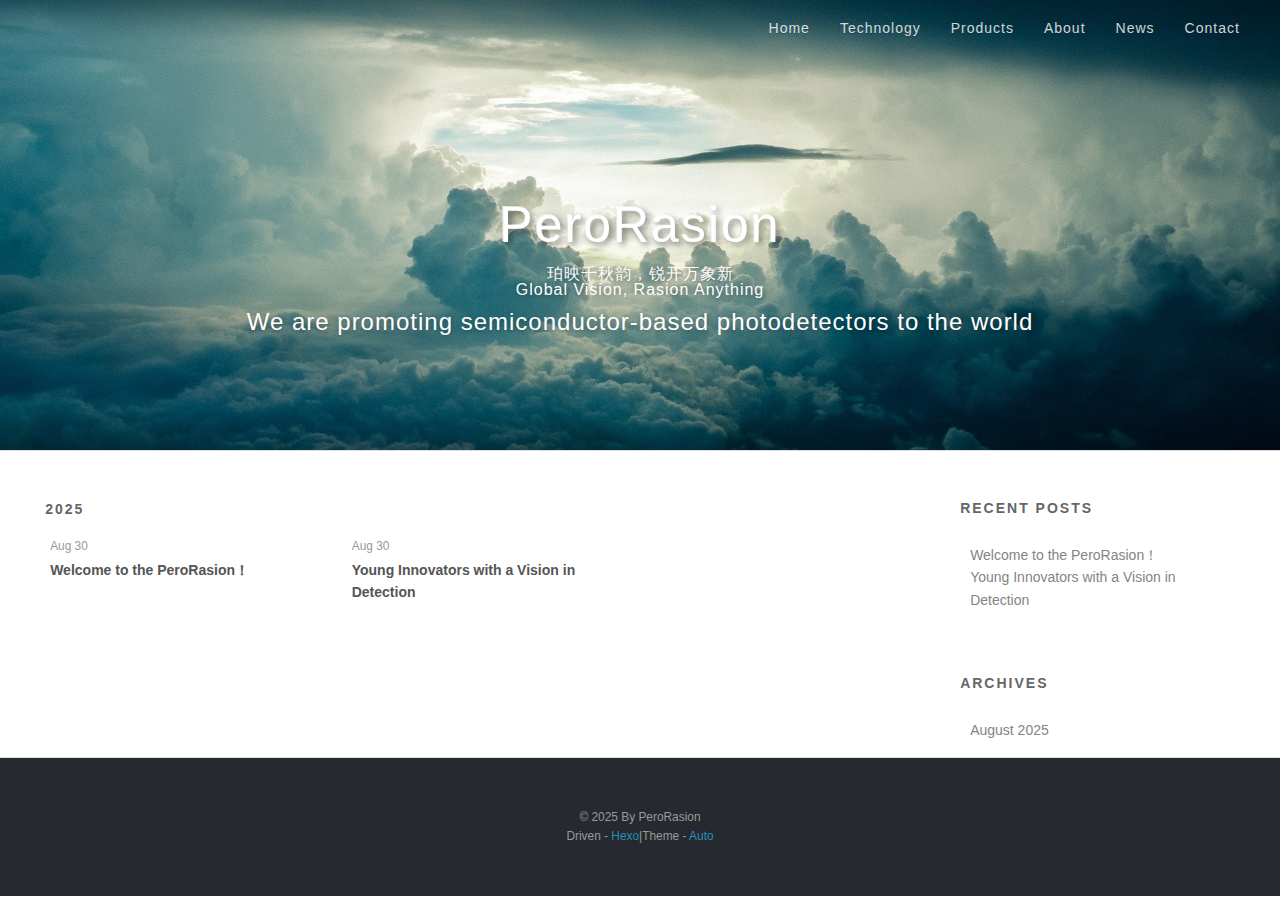
<file: archives/2025/index.html>
<!DOCTYPE html>
<html>
<head>
  <meta charset="utf-8">
  
  <title>Archives: 2025 | PeroRasion</title>
  <meta name="viewport" content="width=device-width, initial-scale=1, shrink-to-fit=no">
  
    <link rel="shortcut icon" href="/img/logo.jpg">
  
  
<link rel="stylesheet" href="/css/style.css">

<meta name="generator" content="Hexo 7.3.0"></head>

<body>
  <div id="container">
    <div id="wrap">
      <header id="header">
  <div id="banner"></div>
  <div id="header-outer" class="outer">
    <div id="header-title" class="inner">
      <h1 id="logo-wrap">
        <a href="/" id="logo">PeroRasion</a>
      </h1>
      
        <h2 id="subtitle-wrap">
          <a href="/" id="subtitle">珀映千秋韵，锐开万象新<br>
Global Vision, Rasion Anything<br><br>
<span style="font-size: 1.5em;">We are promoting semiconductor-based photodetectors to the world</span>
</a>
        </h2>
      
    </div>
    <div id="header-inner" class="inner">
      <nav id="main-nav">
        <a id="main-nav-toggle" class="nav-icon"></a>
        
          <a class="main-nav-link" href="/">Home</a>
        
          <a class="main-nav-link" href="/technology">Technology</a>
        
          <a class="main-nav-link" href="/products">Products</a>
        
          <a class="main-nav-link" href="/about">About</a>
        
          <a class="main-nav-link" href="/news">News</a>
        
          <a class="main-nav-link" href="/contact">Contact</a>
        
      </nav>
    </div>
  </div>
</header>

      <div class="outer">
        <section id="main">
  
  
    
    
      
      
      <section class="archives-wrap">
        <div class="archive-year-wrap">
          <a href="/archives/2025" class="archive-year">2025</a>
        </div>
        <div class="archives">
    
    <article class="archive-article archive-type-post">
  <div class="archive-article-inner">
    <header class="archive-article-header">
      <a href="/2025/08/30/Welcome-to-the-PeroRasion%EF%BC%81/" class="archive-article-date">
  <time class="dt-published" datetime="2025-08-30T03:41:01.000Z" itemprop="datePublished">Aug 30</time>
</a>
      
  
    <h1 itemprop="name">
      <a class="archive-article-title" href="/2025/08/30/Welcome-to-the-PeroRasion%EF%BC%81/">Welcome to the PeroRasion！</a>
    </h1>
  

    </header>
  </div>
</article>
  
    
    
    <article class="archive-article archive-type-post">
  <div class="archive-article-inner">
    <header class="archive-article-header">
      <a href="/2025/08/30/Young-Innovators-with-a-Vision-in-Detection/" class="archive-article-date">
  <time class="dt-published" datetime="2025-08-30T03:27:06.000Z" itemprop="datePublished">Aug 30</time>
</a>
      
  
    <h1 itemprop="name">
      <a class="archive-article-title" href="/2025/08/30/Young-Innovators-with-a-Vision-in-Detection/">Young Innovators with a Vision in Detection</a>
    </h1>
  

    </header>
  </div>
</article>
  
  
    </div></section>
  

</section>
        <aside id="sidebar">
  
    

  
    
  <div class="widget-wrap">
    <h3 class="widget-title">Recent Posts</h3>
    <div class="widget">
      <ul>
        
          <li>
            <a href="/2025/08/30/Welcome-to-the-PeroRasion%EF%BC%81/">Welcome to the PeroRasion！</a>
          </li>
        
          <li>
            <a href="/2025/08/30/Young-Innovators-with-a-Vision-in-Detection/">Young Innovators with a Vision in Detection</a>
          </li>
        
      </ul>
    </div>
  </div>

  
    

  
    
  <div class="widget-wrap">
    <h3 class="widget-title">Archives</h3>
    <div class="widget">
      <ul class="archive-list"><li class="archive-list-item"><a class="archive-list-link" href="/archives/2025/08/">August 2025</a></li></ul>
    </div>
  </div>

  
</aside>
      </div>
      <footer id="footer">
  
  <div class="outer">
    <div id="footer-info" class="inner">
      &copy; 2025 By PeroRasion<br>
      Driven - <a href="https://hexo.io/" target="_blank">Hexo</a>|Theme - <a href="https://github.com/autoload/hexo-theme-auto" target="_blank">Auto</a>
    </div>
  </div>
</footer>
    </div>
    <nav id="mobile-nav">
  
    <a href="/" class="mobile-nav-link">Home</a>
  
    <a href="/technology" class="mobile-nav-link">Technology</a>
  
    <a href="/products" class="mobile-nav-link">Products</a>
  
    <a href="/about" class="mobile-nav-link">About</a>
  
    <a href="/news" class="mobile-nav-link">News</a>
  
    <a href="/contact" class="mobile-nav-link">Contact</a>
  
</nav>
    


<script src="/js/jquery-3.4.1.min.js"></script>


<script src="/js/script.js"></script>




  </div>
</body>
</html>
</file>
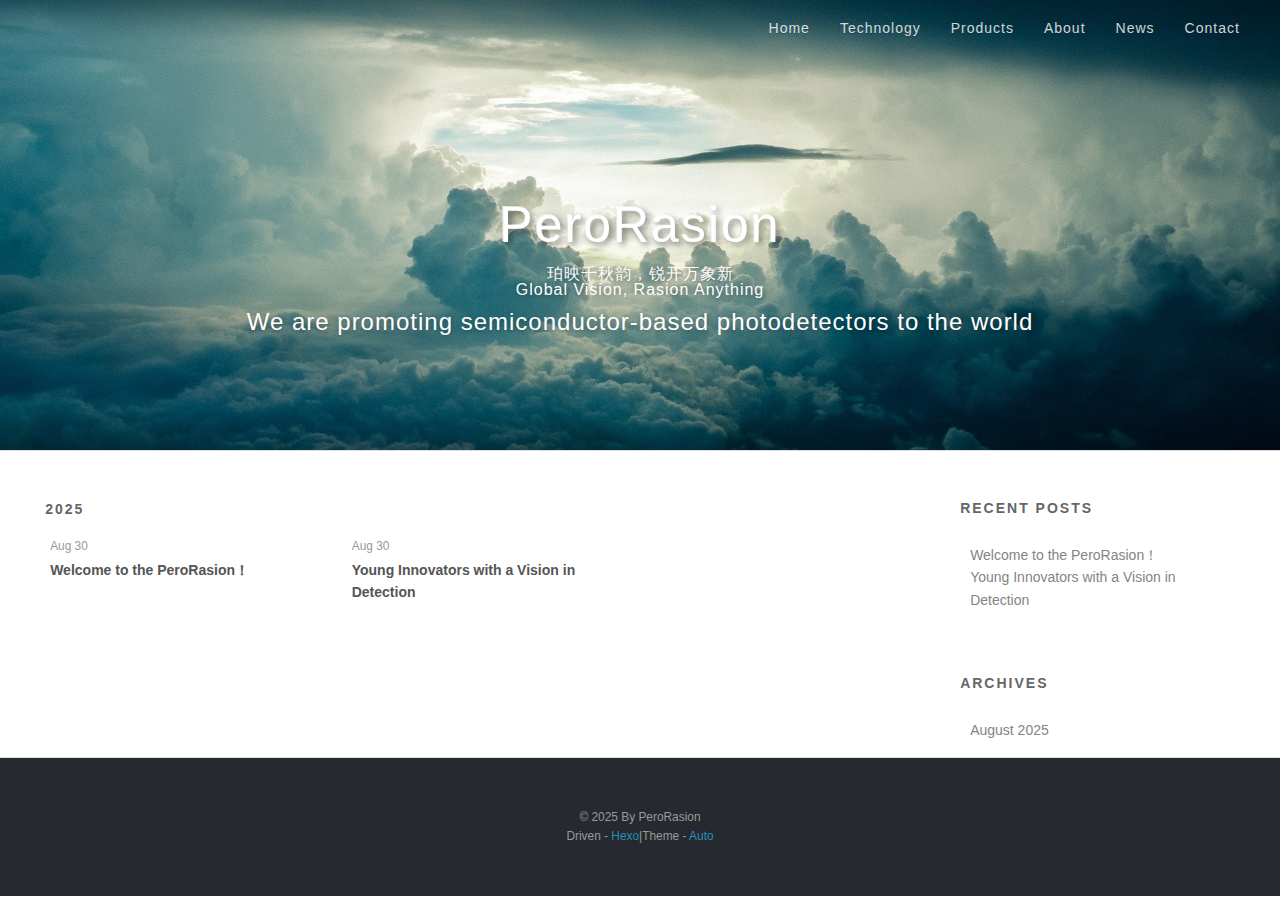
<file: archives/2025/08/index.html>
<!DOCTYPE html>
<html>
<head>
  <meta charset="utf-8">
  
  <title>Archives: 2025/8 | PeroRasion</title>
  <meta name="viewport" content="width=device-width, initial-scale=1, shrink-to-fit=no">
  
    <link rel="shortcut icon" href="/img/logo.jpg">
  
  
<link rel="stylesheet" href="/css/style.css">

<meta name="generator" content="Hexo 7.3.0"></head>

<body>
  <div id="container">
    <div id="wrap">
      <header id="header">
  <div id="banner"></div>
  <div id="header-outer" class="outer">
    <div id="header-title" class="inner">
      <h1 id="logo-wrap">
        <a href="/" id="logo">PeroRasion</a>
      </h1>
      
        <h2 id="subtitle-wrap">
          <a href="/" id="subtitle">珀映千秋韵，锐开万象新<br>
Global Vision, Rasion Anything<br><br>
<span style="font-size: 1.5em;">We are promoting semiconductor-based photodetectors to the world</span>
</a>
        </h2>
      
    </div>
    <div id="header-inner" class="inner">
      <nav id="main-nav">
        <a id="main-nav-toggle" class="nav-icon"></a>
        
          <a class="main-nav-link" href="/">Home</a>
        
          <a class="main-nav-link" href="/technology">Technology</a>
        
          <a class="main-nav-link" href="/products">Products</a>
        
          <a class="main-nav-link" href="/about">About</a>
        
          <a class="main-nav-link" href="/news">News</a>
        
          <a class="main-nav-link" href="/contact">Contact</a>
        
      </nav>
    </div>
  </div>
</header>

      <div class="outer">
        <section id="main">
  
  
    
    
      
      
      <section class="archives-wrap">
        <div class="archive-year-wrap">
          <a href="/archives/2025" class="archive-year">2025</a>
        </div>
        <div class="archives">
    
    <article class="archive-article archive-type-post">
  <div class="archive-article-inner">
    <header class="archive-article-header">
      <a href="/2025/08/30/Welcome-to-the-PeroRasion%EF%BC%81/" class="archive-article-date">
  <time class="dt-published" datetime="2025-08-30T03:41:01.000Z" itemprop="datePublished">Aug 30</time>
</a>
      
  
    <h1 itemprop="name">
      <a class="archive-article-title" href="/2025/08/30/Welcome-to-the-PeroRasion%EF%BC%81/">Welcome to the PeroRasion！</a>
    </h1>
  

    </header>
  </div>
</article>
  
    
    
    <article class="archive-article archive-type-post">
  <div class="archive-article-inner">
    <header class="archive-article-header">
      <a href="/2025/08/30/Young-Innovators-with-a-Vision-in-Detection/" class="archive-article-date">
  <time class="dt-published" datetime="2025-08-30T03:27:06.000Z" itemprop="datePublished">Aug 30</time>
</a>
      
  
    <h1 itemprop="name">
      <a class="archive-article-title" href="/2025/08/30/Young-Innovators-with-a-Vision-in-Detection/">Young Innovators with a Vision in Detection</a>
    </h1>
  

    </header>
  </div>
</article>
  
  
    </div></section>
  

</section>
        <aside id="sidebar">
  
    

  
    
  <div class="widget-wrap">
    <h3 class="widget-title">Recent Posts</h3>
    <div class="widget">
      <ul>
        
          <li>
            <a href="/2025/08/30/Welcome-to-the-PeroRasion%EF%BC%81/">Welcome to the PeroRasion！</a>
          </li>
        
          <li>
            <a href="/2025/08/30/Young-Innovators-with-a-Vision-in-Detection/">Young Innovators with a Vision in Detection</a>
          </li>
        
      </ul>
    </div>
  </div>

  
    

  
    
  <div class="widget-wrap">
    <h3 class="widget-title">Archives</h3>
    <div class="widget">
      <ul class="archive-list"><li class="archive-list-item"><a class="archive-list-link" href="/archives/2025/08/">August 2025</a></li></ul>
    </div>
  </div>

  
</aside>
      </div>
      <footer id="footer">
  
  <div class="outer">
    <div id="footer-info" class="inner">
      &copy; 2025 By PeroRasion<br>
      Driven - <a href="https://hexo.io/" target="_blank">Hexo</a>|Theme - <a href="https://github.com/autoload/hexo-theme-auto" target="_blank">Auto</a>
    </div>
  </div>
</footer>
    </div>
    <nav id="mobile-nav">
  
    <a href="/" class="mobile-nav-link">Home</a>
  
    <a href="/technology" class="mobile-nav-link">Technology</a>
  
    <a href="/products" class="mobile-nav-link">Products</a>
  
    <a href="/about" class="mobile-nav-link">About</a>
  
    <a href="/news" class="mobile-nav-link">News</a>
  
    <a href="/contact" class="mobile-nav-link">Contact</a>
  
</nav>
    


<script src="/js/jquery-3.4.1.min.js"></script>


<script src="/js/script.js"></script>




  </div>
</body>
</html>
</file>
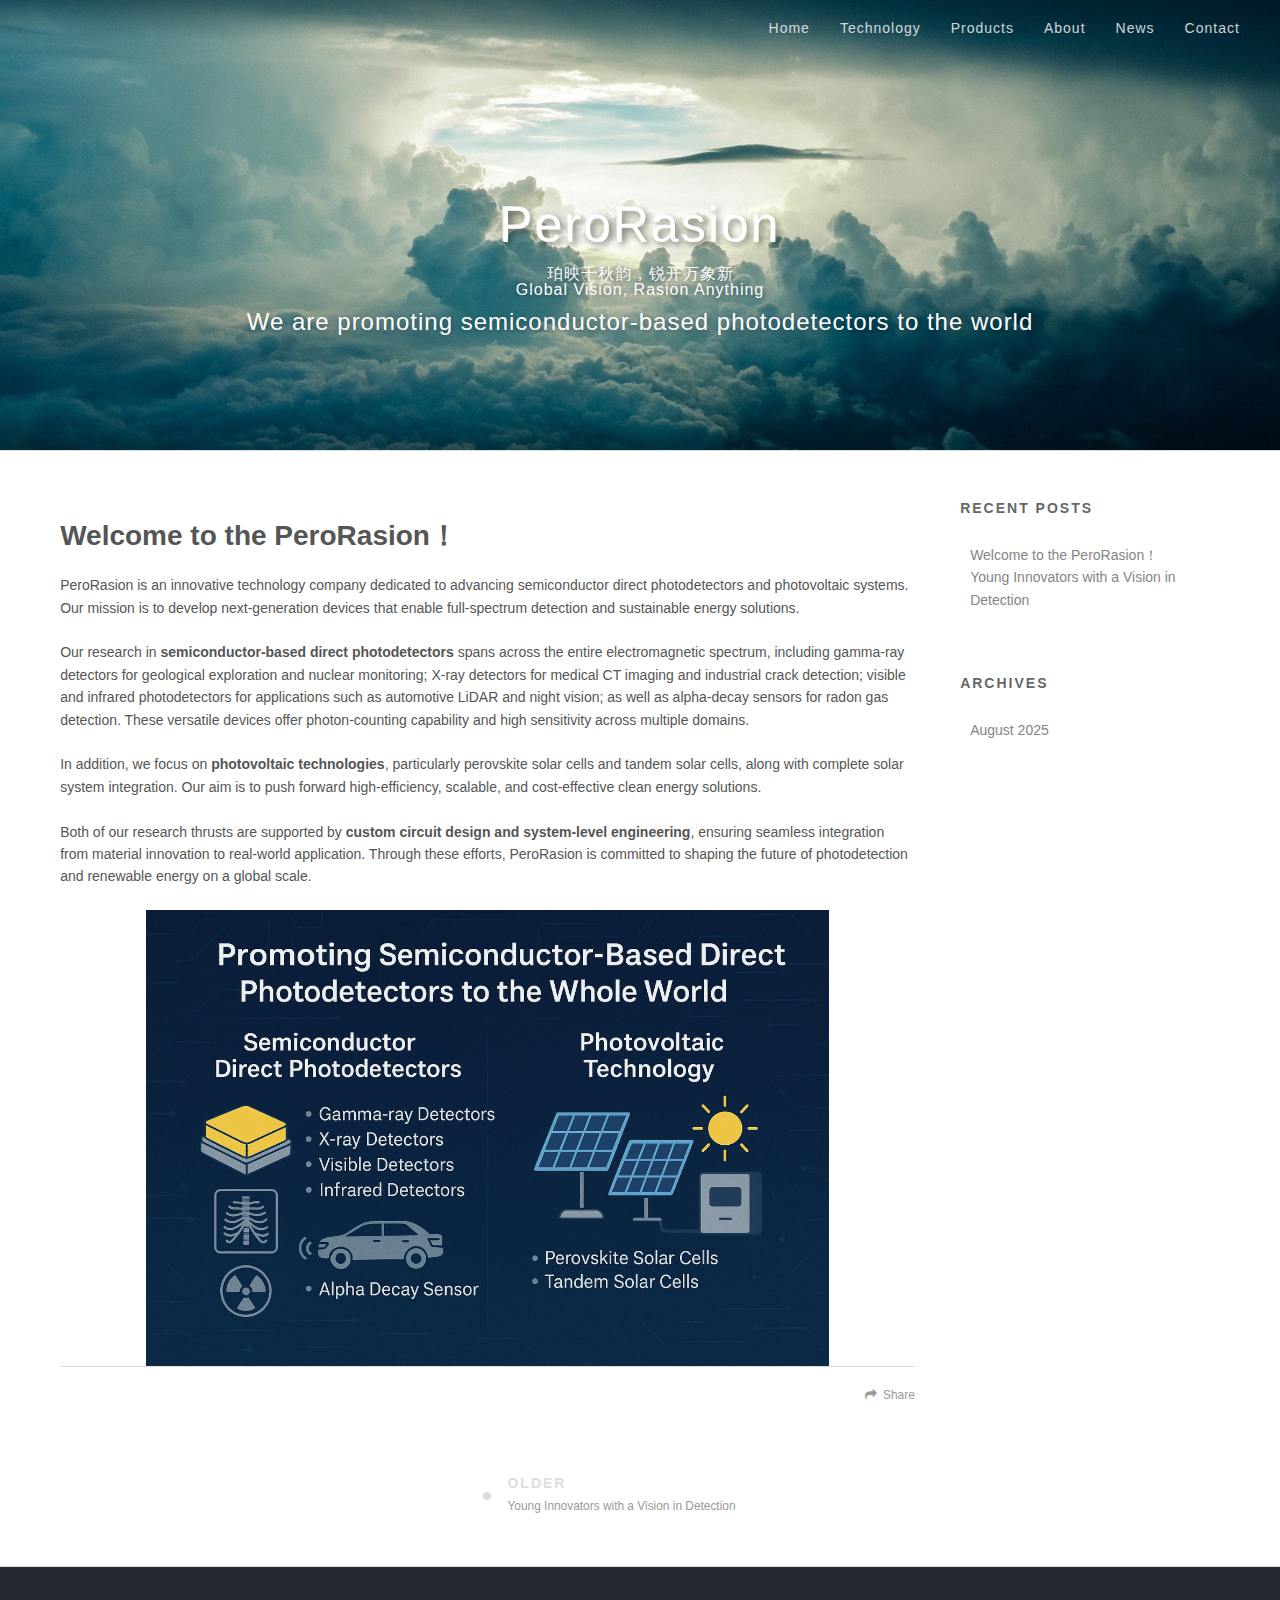
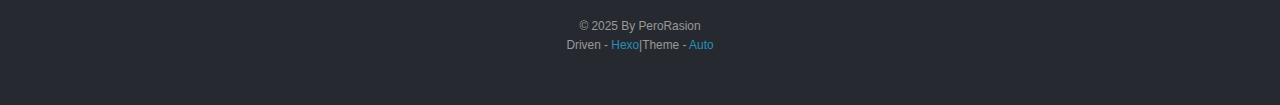
<file: 2025/08/30/Welcome-to-the-PeroRasion！/index.html>
<!DOCTYPE html>
<html>
<head>
  <meta charset="utf-8">
  
  <title>Welcome to the PeroRasion！ | PeroRasion</title>
  <meta name="viewport" content="width=device-width, initial-scale=1, shrink-to-fit=no">
  
    <link rel="shortcut icon" href="/img/logo.jpg">
  
  
<link rel="stylesheet" href="/css/style.css">

<meta name="generator" content="Hexo 7.3.0"></head>

<body>
  <div id="container">
    <div id="wrap">
      <header id="header">
  <div id="banner"></div>
  <div id="header-outer" class="outer">
    <div id="header-title" class="inner">
      <h1 id="logo-wrap">
        <a href="/" id="logo">PeroRasion</a>
      </h1>
      
        <h2 id="subtitle-wrap">
          <a href="/" id="subtitle">珀映千秋韵，锐开万象新<br>
Global Vision, Rasion Anything<br><br>
<span style="font-size: 1.5em;">We are promoting semiconductor-based photodetectors to the world</span>
</a>
        </h2>
      
    </div>
    <div id="header-inner" class="inner">
      <nav id="main-nav">
        <a id="main-nav-toggle" class="nav-icon"></a>
        
          <a class="main-nav-link" href="/">Home</a>
        
          <a class="main-nav-link" href="/technology">Technology</a>
        
          <a class="main-nav-link" href="/products">Products</a>
        
          <a class="main-nav-link" href="/about">About</a>
        
          <a class="main-nav-link" href="/news">News</a>
        
          <a class="main-nav-link" href="/contact">Contact</a>
        
      </nav>
    </div>
  </div>
</header>

      <div class="outer">
        <section id="main"><article id="post-Welcome-to-the-PeroRasion！" class="h-entry article article-type-post" itemprop="blogPost" itemscope itemtype="https://schema.org/BlogPosting">
  <!-- <div class="article-meta">
    <a href="/2025/08/30/Welcome-to-the-PeroRasion%EF%BC%81/" class="article-date">
  <time class="dt-published" datetime="2025-08-30T03:41:01.000Z" itemprop="datePublished">2025-08-30</time>
</a>
    
  </div> -->
  <div class="article-inner">
    
    
      <header class="article-header">
        
  
    <h1 class="p-name article-title" itemprop="headline name">
      Welcome to the PeroRasion！
    </h1>
  

      </header>
    
    <div class="e-content article-entry" itemprop="articleBody">
      
        <p>PeroRasion is an innovative technology company dedicated to advancing semiconductor direct photodetectors and photovoltaic systems. Our mission is to develop next-generation devices that enable full-spectrum detection and sustainable energy solutions.</p>
<p>Our research in <strong>semiconductor-based direct photodetectors</strong> spans across the entire electromagnetic spectrum, including gamma-ray detectors for geological exploration and nuclear monitoring; X-ray detectors for medical CT imaging and industrial crack detection; visible and infrared photodetectors for applications such as automotive LiDAR and night vision; as well as alpha-decay sensors for radon gas detection. These versatile devices offer photon-counting capability and high sensitivity across multiple domains.</p>
<p>In addition, we focus on <strong>photovoltaic technologies</strong>, particularly perovskite solar cells and tandem solar cells, along with complete solar system integration. Our aim is to push forward high-efficiency, scalable, and cost-effective clean energy solutions.</p>
<p>Both of our research thrusts are supported by <strong>custom circuit design and system-level engineering</strong>, ensuring seamless integration from material innovation to real-world application. Through these efforts, PeroRasion is committed to shaping the future of photodetection and renewable energy on a global scale.</p>
<img src="/img/banner1.png"  style="width: 80%; display: block; margin: 0 auto;" />


      
    </div>
    <footer class="article-footer">
      <a data-url="http://example.com/2025/08/30/Welcome-to-the-PeroRasion%EF%BC%81/" data-id="cmeygudu40002jsy41fx812s9" data-title="Welcome to the PeroRasion！" class="article-share-link">Share</a>
      
      
      
    </footer>
  </div>
  
    
<nav id="article-nav">
  
  
    <a href="/2025/08/30/Young-Innovators-with-a-Vision-in-Detection/" id="article-nav-older" class="article-nav-link-wrap">
      <strong class="article-nav-caption">Older</strong>
      <div class="article-nav-title">Young Innovators with a Vision in Detection</div>
    </a>
  
</nav>

  
</article>


</section>
        <aside id="sidebar">
  
    

  
    
  <div class="widget-wrap">
    <h3 class="widget-title">Recent Posts</h3>
    <div class="widget">
      <ul>
        
          <li>
            <a href="/2025/08/30/Welcome-to-the-PeroRasion%EF%BC%81/">Welcome to the PeroRasion！</a>
          </li>
        
          <li>
            <a href="/2025/08/30/Young-Innovators-with-a-Vision-in-Detection/">Young Innovators with a Vision in Detection</a>
          </li>
        
      </ul>
    </div>
  </div>

  
    

  
    
  <div class="widget-wrap">
    <h3 class="widget-title">Archives</h3>
    <div class="widget">
      <ul class="archive-list"><li class="archive-list-item"><a class="archive-list-link" href="/archives/2025/08/">August 2025</a></li></ul>
    </div>
  </div>

  
</aside>
      </div>
      <footer id="footer">
  
  <div class="outer">
    <div id="footer-info" class="inner">
      &copy; 2025 By PeroRasion<br>
      Driven - <a href="https://hexo.io/" target="_blank">Hexo</a>|Theme - <a href="https://github.com/autoload/hexo-theme-auto" target="_blank">Auto</a>
    </div>
  </div>
</footer>
    </div>
    <nav id="mobile-nav">
  
    <a href="/" class="mobile-nav-link">Home</a>
  
    <a href="/technology" class="mobile-nav-link">Technology</a>
  
    <a href="/products" class="mobile-nav-link">Products</a>
  
    <a href="/about" class="mobile-nav-link">About</a>
  
    <a href="/news" class="mobile-nav-link">News</a>
  
    <a href="/contact" class="mobile-nav-link">Contact</a>
  
</nav>
    


<script src="/js/jquery-3.4.1.min.js"></script>


<script src="/js/script.js"></script>




  </div>
</body>
</html>
</file>
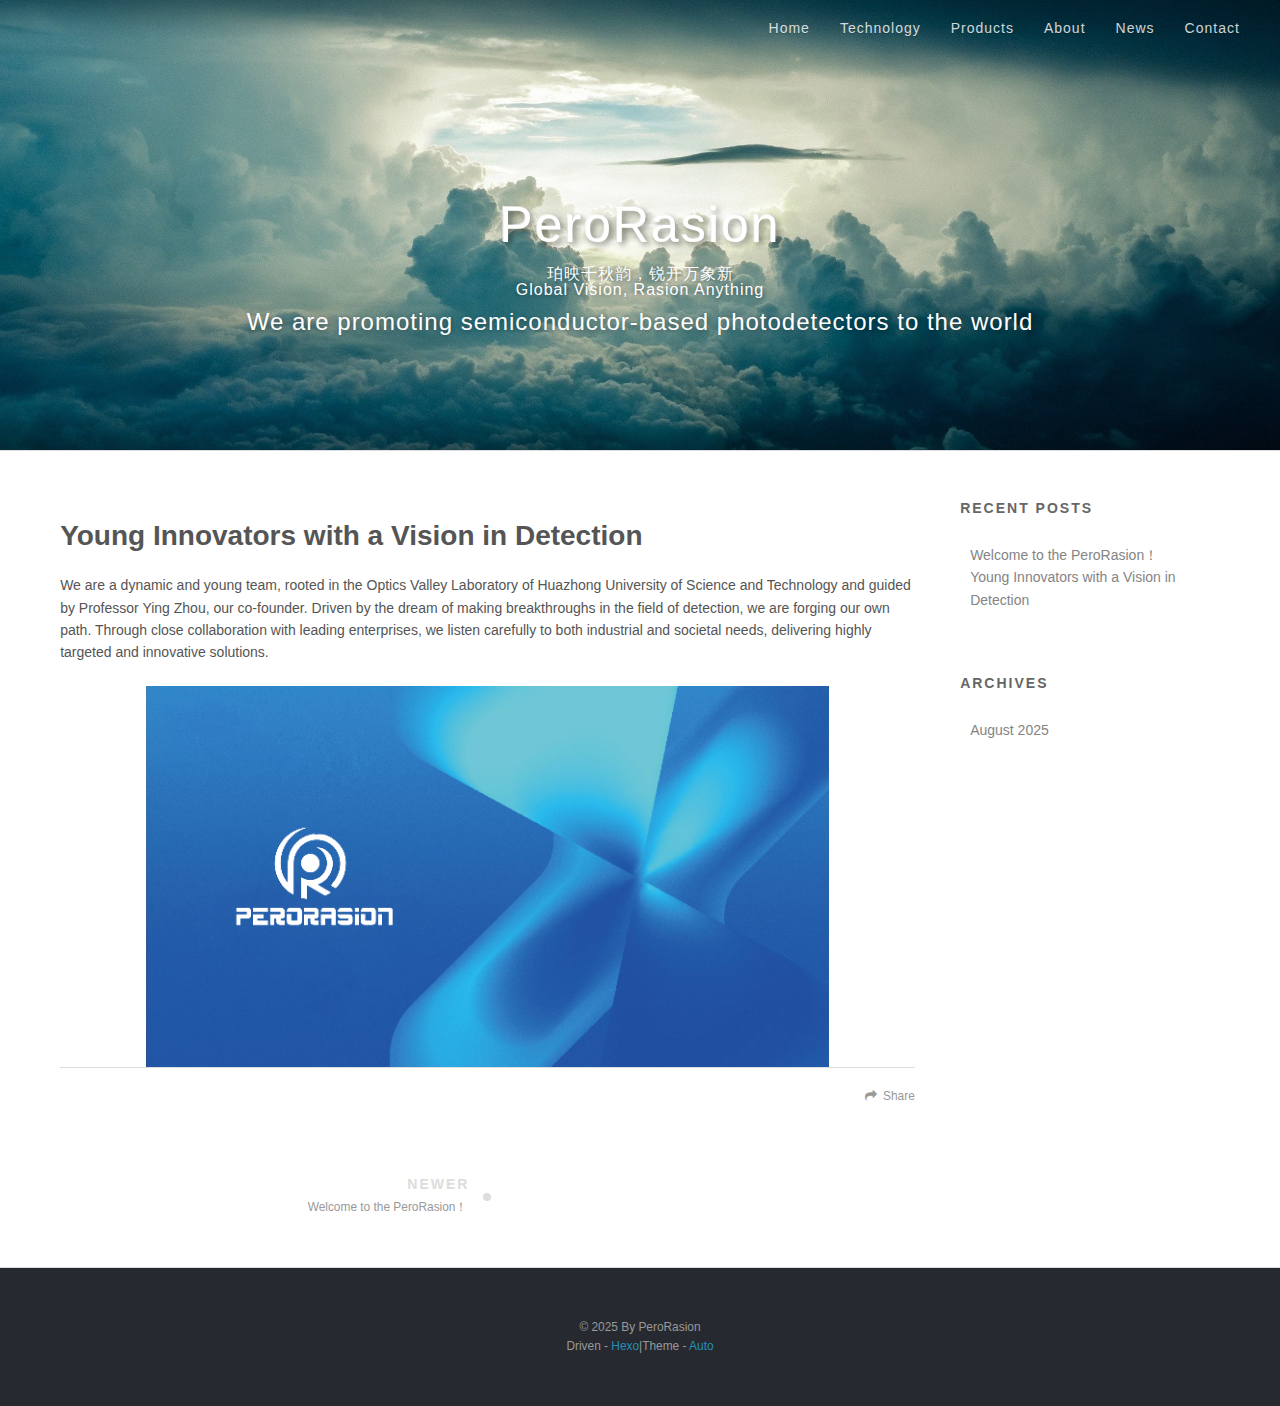
<file: 2025/08/30/Young-Innovators-with-a-Vision-in-Detection/index.html>
<!DOCTYPE html>
<html>
<head>
  <meta charset="utf-8">
  
  <title>Young Innovators with a Vision in Detection | PeroRasion</title>
  <meta name="viewport" content="width=device-width, initial-scale=1, shrink-to-fit=no">
  
    <link rel="shortcut icon" href="/img/logo.jpg">
  
  
<link rel="stylesheet" href="/css/style.css">

<meta name="generator" content="Hexo 7.3.0"></head>

<body>
  <div id="container">
    <div id="wrap">
      <header id="header">
  <div id="banner"></div>
  <div id="header-outer" class="outer">
    <div id="header-title" class="inner">
      <h1 id="logo-wrap">
        <a href="/" id="logo">PeroRasion</a>
      </h1>
      
        <h2 id="subtitle-wrap">
          <a href="/" id="subtitle">珀映千秋韵，锐开万象新<br>
Global Vision, Rasion Anything<br><br>
<span style="font-size: 1.5em;">We are promoting semiconductor-based photodetectors to the world</span>
</a>
        </h2>
      
    </div>
    <div id="header-inner" class="inner">
      <nav id="main-nav">
        <a id="main-nav-toggle" class="nav-icon"></a>
        
          <a class="main-nav-link" href="/">Home</a>
        
          <a class="main-nav-link" href="/technology">Technology</a>
        
          <a class="main-nav-link" href="/products">Products</a>
        
          <a class="main-nav-link" href="/about">About</a>
        
          <a class="main-nav-link" href="/news">News</a>
        
          <a class="main-nav-link" href="/contact">Contact</a>
        
      </nav>
    </div>
  </div>
</header>

      <div class="outer">
        <section id="main"><article id="post-Young-Innovators-with-a-Vision-in-Detection" class="h-entry article article-type-post" itemprop="blogPost" itemscope itemtype="https://schema.org/BlogPosting">
  <!-- <div class="article-meta">
    <a href="/2025/08/30/Young-Innovators-with-a-Vision-in-Detection/" class="article-date">
  <time class="dt-published" datetime="2025-08-30T03:27:06.000Z" itemprop="datePublished">2025-08-30</time>
</a>
    
  </div> -->
  <div class="article-inner">
    
    
      <header class="article-header">
        
  
    <h1 class="p-name article-title" itemprop="headline name">
      Young Innovators with a Vision in Detection
    </h1>
  

      </header>
    
    <div class="e-content article-entry" itemprop="articleBody">
      
        <p>We are a dynamic and young team, rooted in the Optics Valley Laboratory of Huazhong University of Science and Technology and guided by Professor Ying Zhou, our co-founder. Driven by the dream of making breakthroughs in the field of detection, we are forging our own path. Through close collaboration with leading enterprises, we listen carefully to both industrial and societal needs, delivering highly targeted and innovative solutions.</p>
<img src="/img/banner2.png" style="width: 80%; display: block; margin: 0 auto;" />

      
    </div>
    <footer class="article-footer">
      <a data-url="http://example.com/2025/08/30/Young-Innovators-with-a-Vision-in-Detection/" data-id="cmeygudu60004jsy485tt9cy1" data-title="Young Innovators with a Vision in Detection" class="article-share-link">Share</a>
      
      
      
    </footer>
  </div>
  
    
<nav id="article-nav">
  
    <a href="/2025/08/30/Welcome-to-the-PeroRasion%EF%BC%81/" id="article-nav-newer" class="article-nav-link-wrap">
      <strong class="article-nav-caption">Newer</strong>
      <div class="article-nav-title">
        
          Welcome to the PeroRasion！
        
      </div>
    </a>
  
  
</nav>

  
</article>


</section>
        <aside id="sidebar">
  
    

  
    
  <div class="widget-wrap">
    <h3 class="widget-title">Recent Posts</h3>
    <div class="widget">
      <ul>
        
          <li>
            <a href="/2025/08/30/Welcome-to-the-PeroRasion%EF%BC%81/">Welcome to the PeroRasion！</a>
          </li>
        
          <li>
            <a href="/2025/08/30/Young-Innovators-with-a-Vision-in-Detection/">Young Innovators with a Vision in Detection</a>
          </li>
        
      </ul>
    </div>
  </div>

  
    

  
    
  <div class="widget-wrap">
    <h3 class="widget-title">Archives</h3>
    <div class="widget">
      <ul class="archive-list"><li class="archive-list-item"><a class="archive-list-link" href="/archives/2025/08/">August 2025</a></li></ul>
    </div>
  </div>

  
</aside>
      </div>
      <footer id="footer">
  
  <div class="outer">
    <div id="footer-info" class="inner">
      &copy; 2025 By PeroRasion<br>
      Driven - <a href="https://hexo.io/" target="_blank">Hexo</a>|Theme - <a href="https://github.com/autoload/hexo-theme-auto" target="_blank">Auto</a>
    </div>
  </div>
</footer>
    </div>
    <nav id="mobile-nav">
  
    <a href="/" class="mobile-nav-link">Home</a>
  
    <a href="/technology" class="mobile-nav-link">Technology</a>
  
    <a href="/products" class="mobile-nav-link">Products</a>
  
    <a href="/about" class="mobile-nav-link">About</a>
  
    <a href="/news" class="mobile-nav-link">News</a>
  
    <a href="/contact" class="mobile-nav-link">Contact</a>
  
</nav>
    


<script src="/js/jquery-3.4.1.min.js"></script>


<script src="/js/script.js"></script>




  </div>
</body>
</html>
</file>
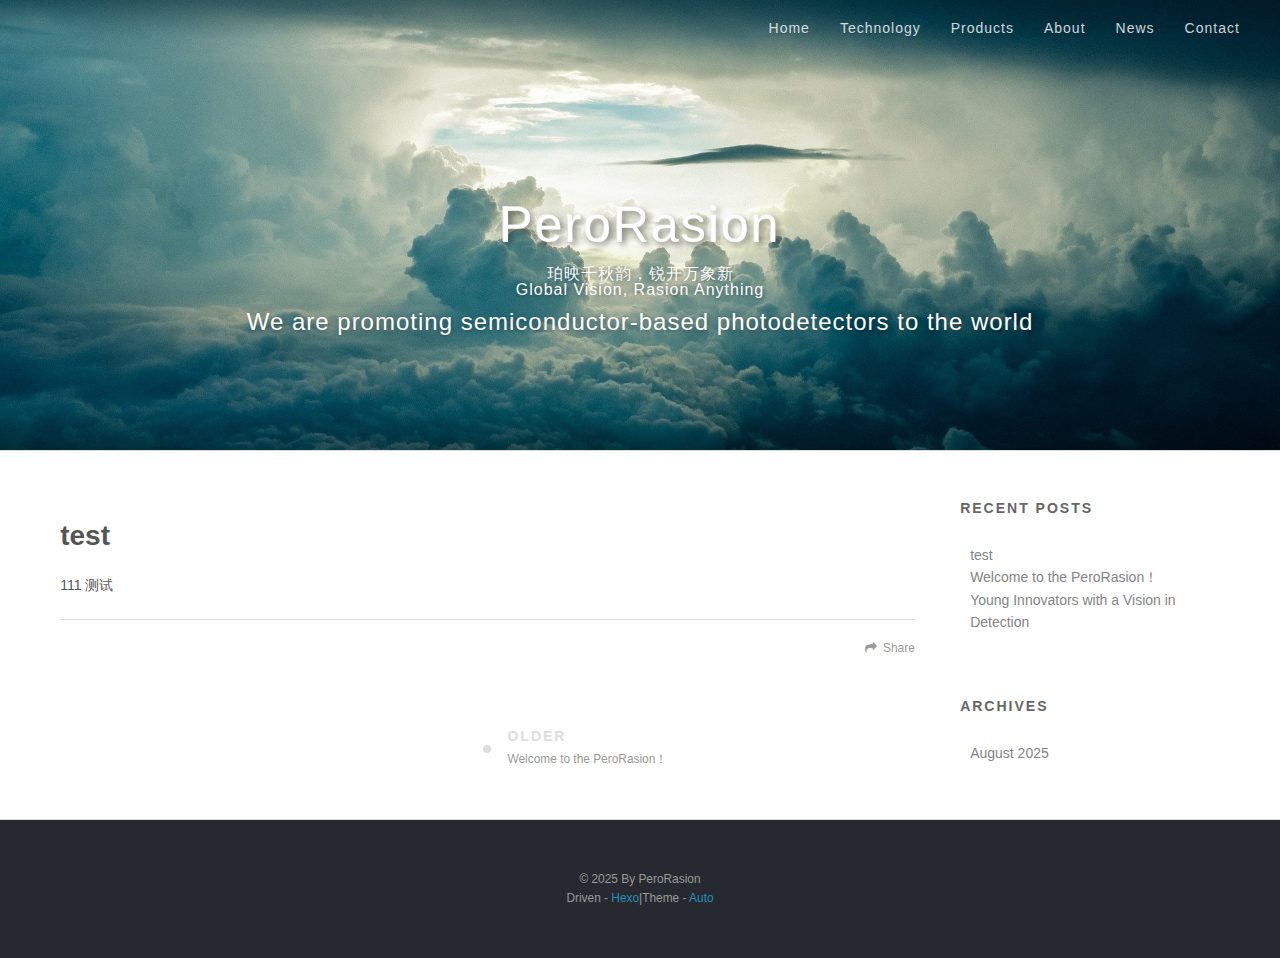
<file: 2025/08/31/test/index.html>
<!DOCTYPE html>
<html>
<head>
  <meta charset="utf-8">
  
  <title>test | PeroRasion</title>
  <meta name="viewport" content="width=device-width, initial-scale=1, shrink-to-fit=no">
  
    <link rel="shortcut icon" href="/img/logo.jpg">
  
  
<link rel="stylesheet" href="/css/style.css">

<meta name="generator" content="Hexo 7.3.0"></head>

<body>
  <div id="container">
    <div id="wrap">
      <header id="header">
  <div id="banner"></div>
  <div id="header-outer" class="outer">
    <div id="header-title" class="inner">
      <h1 id="logo-wrap">
        <a href="/" id="logo">PeroRasion</a>
      </h1>
      
        <h2 id="subtitle-wrap">
          <a href="/" id="subtitle">珀映千秋韵，锐开万象新<br>
Global Vision, Rasion Anything<br><br>
<span style="font-size: 1.5em;">We are promoting semiconductor-based photodetectors to the world</span>
</a>
        </h2>
      
    </div>
    <div id="header-inner" class="inner">
      <nav id="main-nav">
        <a id="main-nav-toggle" class="nav-icon"></a>
        
          <a class="main-nav-link" href="/">Home</a>
        
          <a class="main-nav-link" href="/technology">Technology</a>
        
          <a class="main-nav-link" href="/products">Products</a>
        
          <a class="main-nav-link" href="/about">About</a>
        
          <a class="main-nav-link" href="/news">News</a>
        
          <a class="main-nav-link" href="/contact">Contact</a>
        
      </nav>
    </div>
  </div>
</header>

      <div class="outer">
        <section id="main"><article id="post-test" class="h-entry article article-type-post" itemprop="blogPost" itemscope itemtype="https://schema.org/BlogPosting">
  <!-- <div class="article-meta">
    <a href="/2025/08/31/test/" class="article-date">
  <time class="dt-published" datetime="2025-08-30T16:16:39.000Z" itemprop="datePublished">2025-08-31</time>
</a>
    
  </div> -->
  <div class="article-inner">
    
    
      <header class="article-header">
        
  
    <h1 class="p-name article-title" itemprop="headline name">
      test
    </h1>
  

      </header>
    
    <div class="e-content article-entry" itemprop="articleBody">
      
        <p>111 测试</p>

      
    </div>
    <footer class="article-footer">
      <a data-url="http://example.com/2025/08/31/test/" data-id="cmeygssvi00046cy44mae2rs6" data-title="test" class="article-share-link">Share</a>
      
      
      
    </footer>
  </div>
  
    
<nav id="article-nav">
  
  
    <a href="/2025/08/30/Welcome-to-the-PeroRasion%EF%BC%81/" id="article-nav-older" class="article-nav-link-wrap">
      <strong class="article-nav-caption">Older</strong>
      <div class="article-nav-title">Welcome to the PeroRasion！</div>
    </a>
  
</nav>

  
</article>


</section>
        <aside id="sidebar">
  
    

  
    
  <div class="widget-wrap">
    <h3 class="widget-title">Recent Posts</h3>
    <div class="widget">
      <ul>
        
          <li>
            <a href="/2025/08/31/test/">test</a>
          </li>
        
          <li>
            <a href="/2025/08/30/Welcome-to-the-PeroRasion%EF%BC%81/">Welcome to the PeroRasion！</a>
          </li>
        
          <li>
            <a href="/2025/08/30/Young-Innovators-with-a-Vision-in-Detection/">Young Innovators with a Vision in Detection</a>
          </li>
        
      </ul>
    </div>
  </div>

  
    

  
    
  <div class="widget-wrap">
    <h3 class="widget-title">Archives</h3>
    <div class="widget">
      <ul class="archive-list"><li class="archive-list-item"><a class="archive-list-link" href="/archives/2025/08/">August 2025</a></li></ul>
    </div>
  </div>

  
</aside>
      </div>
      <footer id="footer">
  
  <div class="outer">
    <div id="footer-info" class="inner">
      &copy; 2025 By PeroRasion<br>
      Driven - <a href="https://hexo.io/" target="_blank">Hexo</a>|Theme - <a href="https://github.com/autoload/hexo-theme-auto" target="_blank">Auto</a>
    </div>
  </div>
</footer>
    </div>
    <nav id="mobile-nav">
  
    <a href="/" class="mobile-nav-link">Home</a>
  
    <a href="/technology" class="mobile-nav-link">Technology</a>
  
    <a href="/products" class="mobile-nav-link">Products</a>
  
    <a href="/about" class="mobile-nav-link">About</a>
  
    <a href="/news" class="mobile-nav-link">News</a>
  
    <a href="/contact" class="mobile-nav-link">Contact</a>
  
</nav>
    


<script src="/js/jquery-3.4.1.min.js"></script>


<script src="/js/script.js"></script>




  </div>
</body>
</html>
</file>
<file: css/style.css>
body {
  width: 100%;
}
body:before,
body:after {
  content: "";
  display: table;
}
body:after {
  clear: both;
}
html,
body,
div,
span,
applet,
object,
iframe,
h1,
h2,
h3,
h4,
h5,
h6,
p,
blockquote,
pre,
a,
abbr,
acronym,
address,
big,
cite,
code,
del,
dfn,
em,
img,
ins,
kbd,
q,
s,
samp,
small,
strike,
strong,
sub,
sup,
tt,
var,
dl,
dt,
dd,
ol,
ul,
li,
fieldset,
form,
label,
legend,
table,
caption,
tbody,
tfoot,
thead,
tr,
th,
td {
  margin: 0;
  padding: 0;
  border: 0;
  outline: 0;
  font-weight: inherit;
  font-style: inherit;
  font-family: inherit;
  font-size: 100%;
  vertical-align: baseline;
}
body {
  line-height: 1;
  color: #000;
  background: #fff;
}
ol,
ul {
  list-style: none;
}
table {
  border-collapse: separate;
  border-spacing: 0;
  vertical-align: middle;
}
caption,
th,
td {
  text-align: left;
  font-weight: normal;
  vertical-align: middle;
}
a img {
  border: none;
}
input,
button {
  margin: 0;
  padding: 0;
}
input::-moz-focus-inner,
button::-moz-focus-inner {
  border: 0;
  padding: 0;
}
@font-face {
  font-family: FontAwesome;
  font-style: normal;
  font-weight: normal;
  src: url("fonts/fontawesome-webfont.eot?v=4.7.0");
  src: url("fonts/fontawesome-webfont.eot?#iefix&v=4.7.0") format("embedded-opentype"), url("fonts/fontawesome-webfont.woff2?v=4.7.0") format("woff2"), url("fonts/fontawesome-webfont.woff?v=4.7.0") format("woff"), url("fonts/fontawesome-webfont.ttf?v=4.7.0") format("truetype"), url("fonts/fontawesome-webfont.svg?v=4.7.0#fontawesomeregular") format("svg");
}
html,
body,
#container {
  height: 100%;
}
body {
  background: #fff;
  font: 14px -apple-system, BlinkMacSystemFont, "Segoe UI", "Roboto", "Oxygen", "Ubuntu", "Cantarell", "Fira Sans", "Droid Sans", "Helvetica Neue", sans-serif;
  -webkit-text-size-adjust: 100%;
}
.outer {
  max-width: 1220px;
  margin: 0 auto;
  padding: 0 20px;
}
.outer:before,
.outer:after {
  content: "";
  display: table;
}
.outer:after {
  clear: both;
}
.inner {
  display: inline;
  float: left;
  width: 98.33333333333333%;
  margin: 0 0.833333333333333%;
}
.left,
.alignleft {
  float: left;
}
.right,
.alignright {
  float: right;
}
.clear {
  clear: both;
}
#container {
  position: relative;
}
.mobile-nav-on {
  overflow: hidden;
}
#wrap {
  height: 100%;
  width: 100%;
  position: absolute;
  top: 0;
  left: 0;
  -webkit-transition: 0.2s ease-out;
  -moz-transition: 0.2s ease-out;
  -ms-transition: 0.2s ease-out;
  transition: 0.2s ease-out;
  z-index: 1;
  background: #fff;
}
.mobile-nav-on #wrap {
  left: -140px;
}
@media screen and (min-width: 768px) {
  #main {
    display: inline;
    float: left;
    width: 73.33333333333333%;
    margin: 0 0.833333333333333%;
  }
}
.article-date,
.article-category-link,
.archive-year,
.widget-title {
  text-decoration: none;
  text-transform: uppercase;
  letter-spacing: 2px;
  color: #666;
  margin-bottom: 1em;
  margin-left: 5px;
  line-height: 1em;
  text-shadow: 0 1px #fff;
  font-weight: bold;
}
.article-inner,
.archive-article-inner {
  background: #fff;
}
.article-entry h1,
.widget h1 {
  font-size: 2em;
}
.article-entry h2,
.widget h2 {
  font-size: 1.5em;
}
.article-entry h3,
.widget h3 {
  font-size: 1.3em;
}
.article-entry h4,
.widget h4 {
  font-size: 1.2em;
}
.article-entry h5,
.widget h5 {
  font-size: 1em;
}
.article-entry h6,
.widget h6 {
  font-size: 1em;
  color: #999;
}
.article-entry hr,
.widget hr {
  border: 1px dashed #ddd;
}
.article-entry strong,
.widget strong {
  font-weight: bold;
}
.article-entry em,
.widget em,
.article-entry cite,
.widget cite {
  font-style: italic;
}
.article-entry sup,
.widget sup,
.article-entry sub,
.widget sub {
  font-size: 0.75em;
  line-height: 0;
  position: relative;
  vertical-align: baseline;
}
.article-entry sup,
.widget sup {
  top: -0.5em;
}
.article-entry sub,
.widget sub {
  bottom: -0.2em;
}
.article-entry small,
.widget small {
  font-size: 0.85em;
}
.article-entry acronym,
.widget acronym,
.article-entry abbr,
.widget abbr {
  border-bottom: 1px dotted;
}
.article-entry ul,
.widget ul,
.article-entry ol,
.widget ol,
.article-entry dl,
.widget dl {
  margin: 0 20px;
  line-height: 1.6em;
}
.article-entry ul ul,
.widget ul ul,
.article-entry ol ul,
.widget ol ul,
.article-entry ul ol,
.widget ul ol,
.article-entry ol ol,
.widget ol ol {
  margin-top: 0;
  margin-bottom: 0;
}
.article-entry ul,
.widget ul {
  list-style: disc;
}
.article-entry ol,
.widget ol {
  list-style: decimal;
}
.article-entry dt,
.widget dt {
  font-weight: bold;
}
#header {
  height: 450px;
  position: relative;
  border-bottom: 1px solid #ddd;
}
#header:before,
#header:after {
  content: "";
  position: absolute;
  left: 0;
  right: 0;
  height: 40px;
}
#header:before {
  top: 0;
  background: -webkit-linear-gradient(rgba(0,0,0,0.2), transparent);
  background: -moz-linear-gradient(rgba(0,0,0,0.2), transparent);
  background: -ms-linear-gradient(rgba(0,0,0,0.2), transparent);
  background: linear-gradient(rgba(0,0,0,0.2), transparent);
}
#header:after {
  bottom: 0;
  background: -webkit-linear-gradient(transparent, rgba(0,0,0,0.2));
  background: -moz-linear-gradient(transparent, rgba(0,0,0,0.2));
  background: -ms-linear-gradient(transparent, rgba(0,0,0,0.2));
  background: linear-gradient(transparent, rgba(0,0,0,0.2));
}
#header-outer {
  height: 100%;
  position: relative;
}
#header-inner {
  position: relative;
  overflow: hidden;
}
#banner {
  position: absolute;
  top: 0;
  left: 0;
  width: 100%;
  height: 100%;
  background: url("images/banner_sky.jpg") center #000;
  background-size: cover;
  z-index: -1;
}
#header-title {
  text-align: center;
  height: 50px;
  position: absolute;
  top: 50%;
  left: 0;
  margin-top: -25px;
}
#logo,
#subtitle {
  text-decoration: none;
  color: #fff;
  font-weight: 300;
  text-shadow: 0 1px 4px rgba(0,0,0,0.3);
}
#logo {
  font-size: 50px;
  line-height: 50px;
  letter-spacing: 2px;
  text-shadow: 3px 3px 6px rgba(0,0,0,0.5), -1px -1px 0 rgba(255,255,255,0.8);
/* 白色高光边缘（增强立体感） */
}
#subtitle {
  font-size: 16px;
  line-height: 16px;
  letter-spacing: 1px;
}
#subtitle-wrap {
  margin-top: 16px;
}
#main-nav {
  float: right;
  margin-right: -15px;
}
.nav-icon,
.main-nav-link {
  float: left;
  color: #fff;
  opacity: 0.8;
  text-decoration: none;
  text-shadow: 0 1px rgba(0,0,0,0.2);
  -webkit-transition: opacity 0.2s;
  -moz-transition: opacity 0.2s;
  -ms-transition: opacity 0.2s;
  transition: opacity 0.2s;
  display: block;
  padding: 20px 15px;
}
.nav-icon:hover,
.main-nav-link:hover {
  opacity: 1;
}
.nav-icon {
  font-family: FontAwesome;
  text-align: center;
  font-size: 14px;
  width: 14px;
  height: 14px;
  padding: 20px 15px;
  position: relative;
  cursor: pointer;
}
.main-nav-link {
  font-weight: 300;
  letter-spacing: 1px;
}
@media screen and (max-width: 479px) {
  .main-nav-link {
    display: none;
  }
}
#main-nav-toggle {
  display: none;
}
#main-nav-toggle:before {
  content: "\f0c9";
}
@media screen and (max-width: 479px) {
  #main-nav-toggle {
    display: block;
  }
}
#sub-nav {
  float: right;
  margin-right: -15px;
}
#nav-rss-link:before {
  content: "\f09e";
}
#nav-search-btn:before {
  content: "\f002";
}
#search-form-wrap {
  position: absolute;
  top: 15px;
  width: 150px;
  height: 30px;
  right: -150px;
  opacity: 0;
  -webkit-transition: 0.2s ease-out;
  -moz-transition: 0.2s ease-out;
  -ms-transition: 0.2s ease-out;
  transition: 0.2s ease-out;
}
#search-form-wrap.on {
  opacity: 1;
  right: 0;
}
@media screen and (max-width: 479px) {
  #search-form-wrap {
    width: 100%;
    right: -100%;
  }
}
.search-form {
  position: absolute;
  top: 0;
  left: 0;
  right: 0;
  background: #fff;
  padding: 5px 15px;
  border-radius: 15px;
  -webkit-box-shadow: 0 0 10px rgba(0,0,0,0.3);
  box-shadow: 0 0 10px rgba(0,0,0,0.3);
}
.search-form-input {
  border: none;
  background: none;
  color: #555;
  width: 100%;
  font: 13px -apple-system, BlinkMacSystemFont, "Segoe UI", "Roboto", "Oxygen", "Ubuntu", "Cantarell", "Fira Sans", "Droid Sans", "Helvetica Neue", sans-serif;
  outline: none;
}
.search-form-input::-webkit-search-results-decoration,
.search-form-input::-webkit-search-cancel-button {
  -webkit-appearance: none;
}
.search-form-submit {
  position: absolute;
  top: 50%;
  right: 10px;
  margin-top: -7px;
  font: 13px FontAwesome;
  border: none;
  background: none;
  color: #bbb;
  cursor: pointer;
}
.search-form-submit:hover,
.search-form-submit:focus {
  color: #777;
}
.article {
  margin: 50px 0;
}
.article-inner {
  overflow: hidden;
}
.article-meta:before,
.article-meta:after {
  content: "";
  display: table;
}
.article-meta:after {
  clear: both;
}
.article-date {
  float: left;
}
.article-category {
  float: left;
  line-height: 1em;
  color: #ccc;
  text-shadow: 0 1px #fff;
  margin-left: 8px;
}
.article-category:before {
  content: "\2022";
}
.article-category-link {
  margin: 0 12px 1em;
}
.article-header {
  padding: 20px 20px 0;
}
.article-title {
  text-decoration: none;
  font-size: 2em;
  font-weight: bold;
  color: #555;
  line-height: 1.1em;
  -webkit-transition: color 0.2s;
  -moz-transition: color 0.2s;
  -ms-transition: color 0.2s;
  transition: color 0.2s;
}
a.article-title:hover {
  color: #258fb8;
}
.article-entry {
  color: #555;
  padding: 0 20px;
}
.article-entry:before,
.article-entry:after {
  content: "";
  display: table;
}
.article-entry:after {
  clear: both;
}
.article-entry p,
.article-entry table {
  line-height: 1.6em;
  margin: 1.6em 0;
}
.article-entry h1,
.article-entry h2,
.article-entry h3,
.article-entry h4,
.article-entry h5,
.article-entry h6 {
  font-weight: bold;
}
.article-entry h1,
.article-entry h2,
.article-entry h3,
.article-entry h4,
.article-entry h5,
.article-entry h6 {
  line-height: 1.1em;
  margin: 1.1em 0;
}
.article-entry a {
  color: #258fb8;
  text-decoration: none;
}
.article-entry a:hover {
  text-decoration: underline;
}
.article-entry ul,
.article-entry ol,
.article-entry dl {
  margin-top: 1.6em;
  margin-bottom: 1.6em;
}
.article-entry video {
  max-width: 100%;
  height: auto;
  display: block;
  margin: auto;
}
.article-entry iframe {
  border: none;
}
.article-entry table {
  width: 100%;
  border-collapse: collapse;
  border-spacing: 0;
}
.article-entry th {
  font-weight: bold;
  border-bottom: 3px solid #ddd;
  padding-bottom: 0.5em;
}
.article-entry td {
  border-bottom: 1px solid #ddd;
  padding: 10px 0;
}
.article-entry blockquote {
  font-family: Georgia, "Times New Roman", serif;
  font-size: 1.4em;
  margin: 1.6em 20px;
  text-align: center;
}
.article-entry blockquote footer {
  font-size: 14px;
  margin: 1.6em 0;
  font-family: -apple-system, BlinkMacSystemFont, "Segoe UI", "Roboto", "Oxygen", "Ubuntu", "Cantarell", "Fira Sans", "Droid Sans", "Helvetica Neue", sans-serif;
}
.article-entry blockquote footer cite:before {
  content: "—";
  padding: 0 0.5em;
}
.article-entry .pullquote {
  text-align: left;
  width: 45%;
  margin: 0;
}
.article-entry .pullquote.left {
  margin-left: 0.5em;
  margin-right: 1em;
}
.article-entry .pullquote.right {
  margin-right: 0.5em;
  margin-left: 1em;
}
.article-entry .caption {
  color: #999;
  display: block;
  font-size: 0.9em;
  margin-top: 0.5em;
  position: relative;
  text-align: center;
}
.article-entry .video-container {
  position: relative;
  padding-top: 56.25%;
  height: 0;
  overflow: hidden;
}
.article-entry .video-container iframe,
.article-entry .video-container object,
.article-entry .video-container embed {
  position: absolute;
  top: 0;
  left: 0;
  width: 100%;
  height: 100%;
  margin-top: 0;
}
.article-more-link a {
  display: inline-block;
  line-height: 1em;
  padding: 6px 15px;
  border-radius: 15px;
  background: #fff;
  color: #999;
  text-shadow: 0 1px #fff;
  text-decoration: none;
}
.article-more-link a:hover {
  background: #258fb8;
  color: #fff;
  text-decoration: none;
  text-shadow: 0 1px #1e7293;
}
.article-footer {
  font-size: 0.85em;
  line-height: 1.6em;
  border-top: 1px solid #ddd;
  padding-top: 1.6em;
  margin: 0 20px 20px;
}
.article-footer:before,
.article-footer:after {
  content: "";
  display: table;
}
.article-footer:after {
  clear: both;
}
.article-footer a {
  color: #999;
  text-decoration: none;
}
.article-footer a:hover {
  color: #555;
}
.article-tag-list-item {
  float: left;
  margin-right: 10px;
}
.article-tag-list-link:before {
  content: "#";
}
.article-comment-link {
  float: right;
}
.article-comment-link:before {
  content: "\f075";
  font-family: FontAwesome;
  padding-right: 8px;
}
.article-share-link {
  cursor: pointer;
  float: right;
  margin-left: 20px;
}
.article-share-link:before {
  content: "\f064";
  font-family: FontAwesome;
  padding-right: 6px;
}
#article-nav {
  position: relative;
}
#article-nav:before,
#article-nav:after {
  content: "";
  display: table;
}
#article-nav:after {
  clear: both;
}
@media screen and (min-width: 768px) {
  #article-nav {
    margin: 50px 0;
  }
  #article-nav:before {
    width: 8px;
    height: 8px;
    position: absolute;
    top: 50%;
    left: 50%;
    margin-top: -4px;
    margin-left: -4px;
    content: "";
    border-radius: 50%;
    background: #ddd;
    -webkit-box-shadow: 0 1px 2px #fff;
    box-shadow: 0 1px 2px #fff;
  }
}
.article-nav-link-wrap {
  text-decoration: none;
  text-shadow: 0 1px #fff;
  color: #999;
  -webkit-box-sizing: border-box;
  -moz-box-sizing: border-box;
  box-sizing: border-box;
  margin-top: 50px;
  text-align: center;
  display: block;
}
.article-nav-link-wrap:hover {
  color: #555;
}
@media screen and (min-width: 768px) {
  .article-nav-link-wrap {
    width: 50%;
    margin-top: 0;
  }
}
@media screen and (min-width: 768px) {
  #article-nav-newer {
    float: left;
    text-align: right;
    padding-right: 20px;
  }
}
@media screen and (min-width: 768px) {
  #article-nav-older {
    float: right;
    text-align: left;
    padding-left: 20px;
  }
}
.article-nav-caption {
  text-transform: uppercase;
  letter-spacing: 2px;
  color: #ddd;
  line-height: 1em;
  font-weight: bold;
}
#article-nav-newer .article-nav-caption {
  margin-right: -2px;
}
.article-nav-title {
  font-size: 0.85em;
  line-height: 1.6em;
  margin-top: 0.5em;
}
.article-share-box {
  position: absolute;
  display: none;
  background: #fff;
  -webkit-box-shadow: 1px 2px 10px rgba(0,0,0,0.2);
  box-shadow: 1px 2px 10px rgba(0,0,0,0.2);
  border-radius: 3px;
  margin-left: -145px;
  overflow: hidden;
  z-index: 1;
}
.article-share-box.on {
  display: block;
}
.article-share-input {
  width: 100%;
  background: none;
  -webkit-box-sizing: border-box;
  -moz-box-sizing: border-box;
  box-sizing: border-box;
  font: 14px -apple-system, BlinkMacSystemFont, "Segoe UI", "Roboto", "Oxygen", "Ubuntu", "Cantarell", "Fira Sans", "Droid Sans", "Helvetica Neue", sans-serif;
  padding: 0 15px;
  color: #555;
  outline: none;
  border: 1px solid #ddd;
  border-radius: 3px 3px 0 0;
  height: 36px;
  line-height: 36px;
}
.article-share-links {
  background: #fff;
}
.article-share-links:before,
.article-share-links:after {
  content: "";
  display: table;
}
.article-share-links:after {
  clear: both;
}
.article-share-twitter,
.article-share-facebook,
.article-share-pinterest,
.article-share-linkedin {
  width: 50px;
  height: 36px;
  display: block;
  float: left;
  position: relative;
  color: #999;
  text-shadow: 0 1px #fff;
}
.article-share-twitter:before,
.article-share-facebook:before,
.article-share-pinterest:before,
.article-share-linkedin:before {
  font-size: 20px;
  font-family: FontAwesome;
  width: 20px;
  height: 20px;
  position: absolute;
  top: 50%;
  left: 50%;
  margin-top: -10px;
  margin-left: -10px;
  text-align: center;
}
.article-share-twitter:hover,
.article-share-facebook:hover,
.article-share-pinterest:hover,
.article-share-linkedin:hover {
  color: #fff;
}
.article-share-twitter:before {
  content: "\f099";
}
.article-share-twitter:hover {
  background: #00aced;
  text-shadow: 0 1px #008abe;
}
.article-share-facebook:before {
  content: "\f09a";
}
.article-share-facebook:hover {
  background: #3b5998;
  text-shadow: 0 1px #2f477a;
}
.article-share-pinterest:before {
  content: "\f0d2";
}
.article-share-pinterest:hover {
  background: #cb2027;
  text-shadow: 0 1px #a21a1f;
}
.article-share-linkedin:before {
  content: "\f0e1";
}
.article-share-linkedin:hover {
  background: #0077b5;
  text-shadow: 0 1px #005f91;
}
.article-gallery {
  background: #000;
  position: relative;
}
.article-gallery-photos {
  position: relative;
  overflow: hidden;
}
.article-gallery-img {
  display: none;
  max-width: 100%;
}
.article-gallery-img:first-child {
  display: block;
}
.article-gallery-img.loaded {
  position: absolute;
  display: block;
}
.article-gallery-img img {
  display: block;
  max-width: 100%;
  margin: 0 auto;
}
#comments {
  background: #fff;
  -webkit-box-shadow: 1px 2px 3px #ddd;
  box-shadow: 1px 2px 3px #ddd;
  padding: 20px;
  border: 1px solid #ddd;
  border-radius: 3px;
  margin: 50px 0;
}
#comments a {
  color: #258fb8;
}
.archives-wrap {
  margin: 50px 0;
}
.archives:before,
.archives:after {
  content: "";
  display: table;
}
.archives:after {
  clear: both;
}
.archive-year-wrap {
  margin-bottom: 1em;
}
.archives {
  -webkit-column-gap: 10px;
  -moz-column-gap: 10px;
  column-gap: 10px;
}
@media screen and (min-width: 480px) and (max-width: 767px) {
  .archives {
    -webkit-column-count: 2;
    -moz-column-count: 2;
    column-count: 2;
  }
}
@media screen and (min-width: 768px) {
  .archives {
    -webkit-column-count: 3;
    -moz-column-count: 3;
    column-count: 3;
  }
}
.archive-article {
  -webkit-column-break-inside: avoid;
  page-break-inside: avoid;
  overflow: hidden;
  break-inside: avoid-column;
}
.archive-article-inner {
  padding: 10px;
  margin-bottom: 15px;
}
.archive-article-title {
  text-decoration: none;
  font-weight: bold;
  color: #555;
  -webkit-transition: color 0.2s;
  -moz-transition: color 0.2s;
  -ms-transition: color 0.2s;
  transition: color 0.2s;
  line-height: 1.6em;
}
.archive-article-title:hover {
  color: #258fb8;
}
.archive-article-footer {
  margin-top: 1em;
}
.archive-article-date {
  color: #999;
  text-decoration: none;
  font-size: 0.85em;
  line-height: 1em;
  margin-bottom: 0.5em;
  display: block;
}
#page-nav {
  margin: 50px auto;
  background: #fff;
  -webkit-box-shadow: 1px 2px 3px #ddd;
  box-shadow: 1px 2px 3px #ddd;
  border: 1px solid #ddd;
  border-radius: 3px;
  text-align: center;
  color: #999;
  overflow: hidden;
}
#page-nav:before,
#page-nav:after {
  content: "";
  display: table;
}
#page-nav:after {
  clear: both;
}
#page-nav a,
#page-nav span {
  padding: 10px 20px;
  line-height: 1;
  height: 2ex;
}
#page-nav a {
  color: #999;
  text-decoration: none;
}
#page-nav a:hover {
  background: #999;
  color: #fff;
}
#page-nav .prev {
  float: left;
}
#page-nav .next {
  float: right;
}
#page-nav .page-number {
  display: inline-block;
}
@media screen and (max-width: 479px) {
  #page-nav .page-number {
    display: none;
  }
}
#page-nav .current {
  color: #555;
  font-weight: bold;
}
#page-nav .space {
  color: #ddd;
}
#footer {
  background: #262a30;
  padding: 50px 0;
  border-top: 1px solid #ddd;
  color: #999;
}
#footer a {
  color: #258fb8;
  text-decoration: none;
}
#footer a:hover {
  text-decoration: underline;
}
#footer-info {
  line-height: 1.6em;
  font-size: 0.85em;
  text-align: center;
}
.article-entry pre,
.article-entry .highlight {
  background: #2d2d2d;
  margin: 0 -20px;
  padding: 15px 20px;
  border-style: solid;
  border-color: #ddd;
  border-width: 1px 0;
  overflow: auto;
  color: #ccc;
  line-height: 22.400000000000002px;
}
.article-entry .highlight .gutter pre,
.article-entry .gist .gist-file .gist-data .line-numbers {
  color: #666;
  font-size: 0.85em;
}
.article-entry pre,
.article-entry code {
  font-family: "Source Code Pro", Consolas, Monaco, Menlo, Consolas, monospace;
}
.article-entry code {
  background: #fff;
  text-shadow: 0 1px #fff;
  padding: 0 0.3em;
}
.article-entry pre code {
  background: none;
  text-shadow: none;
  padding: 0;
}
.article-entry .highlight pre {
  border: none;
  margin: 0;
  padding: 0;
}
.article-entry .highlight table {
  margin: 0;
  width: auto;
}
.article-entry .highlight td {
  border: none;
  padding: 0;
}
.article-entry .highlight figcaption {
  font-size: 0.85em;
  color: #999;
  line-height: 1em;
  margin-bottom: 1em;
}
.article-entry .highlight figcaption:before,
.article-entry .highlight figcaption:after {
  content: "";
  display: table;
}
.article-entry .highlight figcaption:after {
  clear: both;
}
.article-entry .highlight figcaption a {
  float: right;
}
.article-entry .highlight .gutter pre {
  text-align: right;
  padding-right: 20px;
}
.article-entry .highlight .line {
  height: 22.400000000000002px;
}
.article-entry .highlight .line.marked {
  background: #515151;
}
.article-entry .gist {
  margin: 0 -20px;
  border-style: solid;
  border-color: #ddd;
  border-width: 1px 0;
  background: #2d2d2d;
  padding: 15px 20px 15px 0;
}
.article-entry .gist .gist-file {
  border: none;
  font-family: "Source Code Pro", Consolas, Monaco, Menlo, Consolas, monospace;
  margin: 0;
}
.article-entry .gist .gist-file .gist-data {
  background: none;
  border: none;
}
.article-entry .gist .gist-file .gist-data .line-numbers {
  background: none;
  border: none;
  padding: 0 20px 0 0;
}
.article-entry .gist .gist-file .gist-data .line-data {
  padding: 0 !important;
}
.article-entry .gist .gist-file .highlight {
  margin: 0;
  padding: 0;
  border: none;
}
.article-entry .gist .gist-file .gist-meta {
  background: #2d2d2d;
  color: #999;
  font: 0.85em -apple-system, BlinkMacSystemFont, "Segoe UI", "Roboto", "Oxygen", "Ubuntu", "Cantarell", "Fira Sans", "Droid Sans", "Helvetica Neue", sans-serif;
  text-shadow: 0 0;
  padding: 0;
  margin-top: 1em;
  margin-left: 20px;
}
.article-entry .gist .gist-file .gist-meta a {
  color: #258fb8;
  font-weight: normal;
}
.article-entry .gist .gist-file .gist-meta a:hover {
  text-decoration: underline;
}
pre .comment,
pre .title {
  color: #999;
}
pre .variable,
pre .attribute,
pre .tag,
pre .regexp,
pre .ruby .constant,
pre .xml .tag .title,
pre .xml .pi,
pre .xml .doctype,
pre .html .doctype,
pre .css .id,
pre .css .class,
pre .css .pseudo {
  color: #f2777a;
}
pre .number,
pre .preprocessor,
pre .built_in,
pre .literal,
pre .params,
pre .constant {
  color: #f99157;
}
pre .class,
pre .ruby .class .title,
pre .css .rules .attribute {
  color: #9c9;
}
pre .string,
pre .value,
pre .inheritance,
pre .header,
pre .ruby .symbol,
pre .xml .cdata {
  color: #9c9;
}
pre .css .hexcolor {
  color: #6cc;
}
pre .function,
pre .python .decorator,
pre .python .title,
pre .ruby .function .title,
pre .ruby .title .keyword,
pre .perl .sub,
pre .javascript .title,
pre .coffeescript .title {
  color: #69c;
}
pre .keyword,
pre .javascript .function {
  color: #c9c;
}
@media screen and (max-width: 479px) {
  #mobile-nav {
    float: right;
    top: 0;
    left: 0;
    width: 140px;
    height: 100%;
    background: #191919;
    border-right: 1px solid #fff;
    text-align: left;
  }
}
@media screen and (max-width: 479px) {
  .mobile-nav-link {
    display: block;
    color: #999;
    text-decoration: none;
    padding: 15px 20px;
    font-weight: bold;
  }
  .mobile-nav-link:hover {
    color: #fff;
  }
}
.page-type-title {
  font-weight: bold;
  text-transform: uppercase;
  letter-spacing: 2px;
  color: #555;
  margin-bottom: 20px;
}
.page-type-content {
  overflow: auto;
  zoom: 1;
}
.category-list-link {
  text-decoration: none;
  color: #555;
  -webkit-transition: color 0.2s;
  -moz-transition: color 0.2s;
  -ms-transition: color 0.2s;
  transition: color 0.2s;
  line-height: 1.6em;
}
.category-list-link:hover {
  color: #258fb8;
}
.tag-list {
  overflow: auto;
  zoom: 1;
}
.tag-list-link {
  text-decoration: none;
  color: #555;
  -webkit-transition: color 0.2s;
  -moz-transition: color 0.2s;
  -ms-transition: color 0.2s;
  transition: color 0.2s;
  line-height: 1.6em;
  float: left;
  padding: 1px 10px;
  border: 1px solid #666;
  margin-right: 10px;
  margin-bottom: 5px;
  border-radius: 20px;
}
.tag-list-link:hover {
  color: #258fb8;
}
@media screen and (min-width: 768px) {
  #sidebar {
    display: inline;
    float: left;
    width: 23.333333333333332%;
    margin: 0 0.833333333333333%;
  }
}
.widget-wrap {
  margin: 50px 0 0 0;
}
.widget {
  color: #777;
  padding: 15px;
}
.widget a {
  color: #666;
  opacity: 0.8;
  -webkit-transition: opacity 0.2s;
  -moz-transition: opacity 0.2s;
  -ms-transition: opacity 0.2s;
  transition: opacity 0.2s;
  display: block;
  text-decoration: none;
}
.widget a:hover {
  opacity: 1;
}
.widget ul ul,
.widget ol ul,
.widget dl ul,
.widget ul ol,
.widget ol ol,
.widget dl ol,
.widget ul dl,
.widget ol dl,
.widget dl dl {
  margin-left: 15px;
  list-style: disc;
}
.widget {
  line-height: 1.6em;
  word-wrap: break-word;
  font-size: 1em;
}
.widget ul,
.widget ol {
  list-style: none;
  margin: 0;
}
.widget ul ul,
.widget ol ul,
.widget ul ol,
.widget ol ol {
  margin: 0 20px;
}
.widget ul ul,
.widget ol ul {
  list-style: disc;
}
.widget ul ol,
.widget ol ol {
  list-style: decimal;
}
.category-list-count,
.tag-list-count,
.archive-list-count {
  padding-left: 5px;
  color: #999;
  font-size: 0.85em;
}
.category-list-count:before,
.tag-list-count:before,
.archive-list-count:before {
  content: "(";
}
.category-list-count:after,
.tag-list-count:after,
.archive-list-count:after {
  content: ")";
}
.tagcloud a {
  margin-right: 5px;
  display: inline-block;
}
</file>
